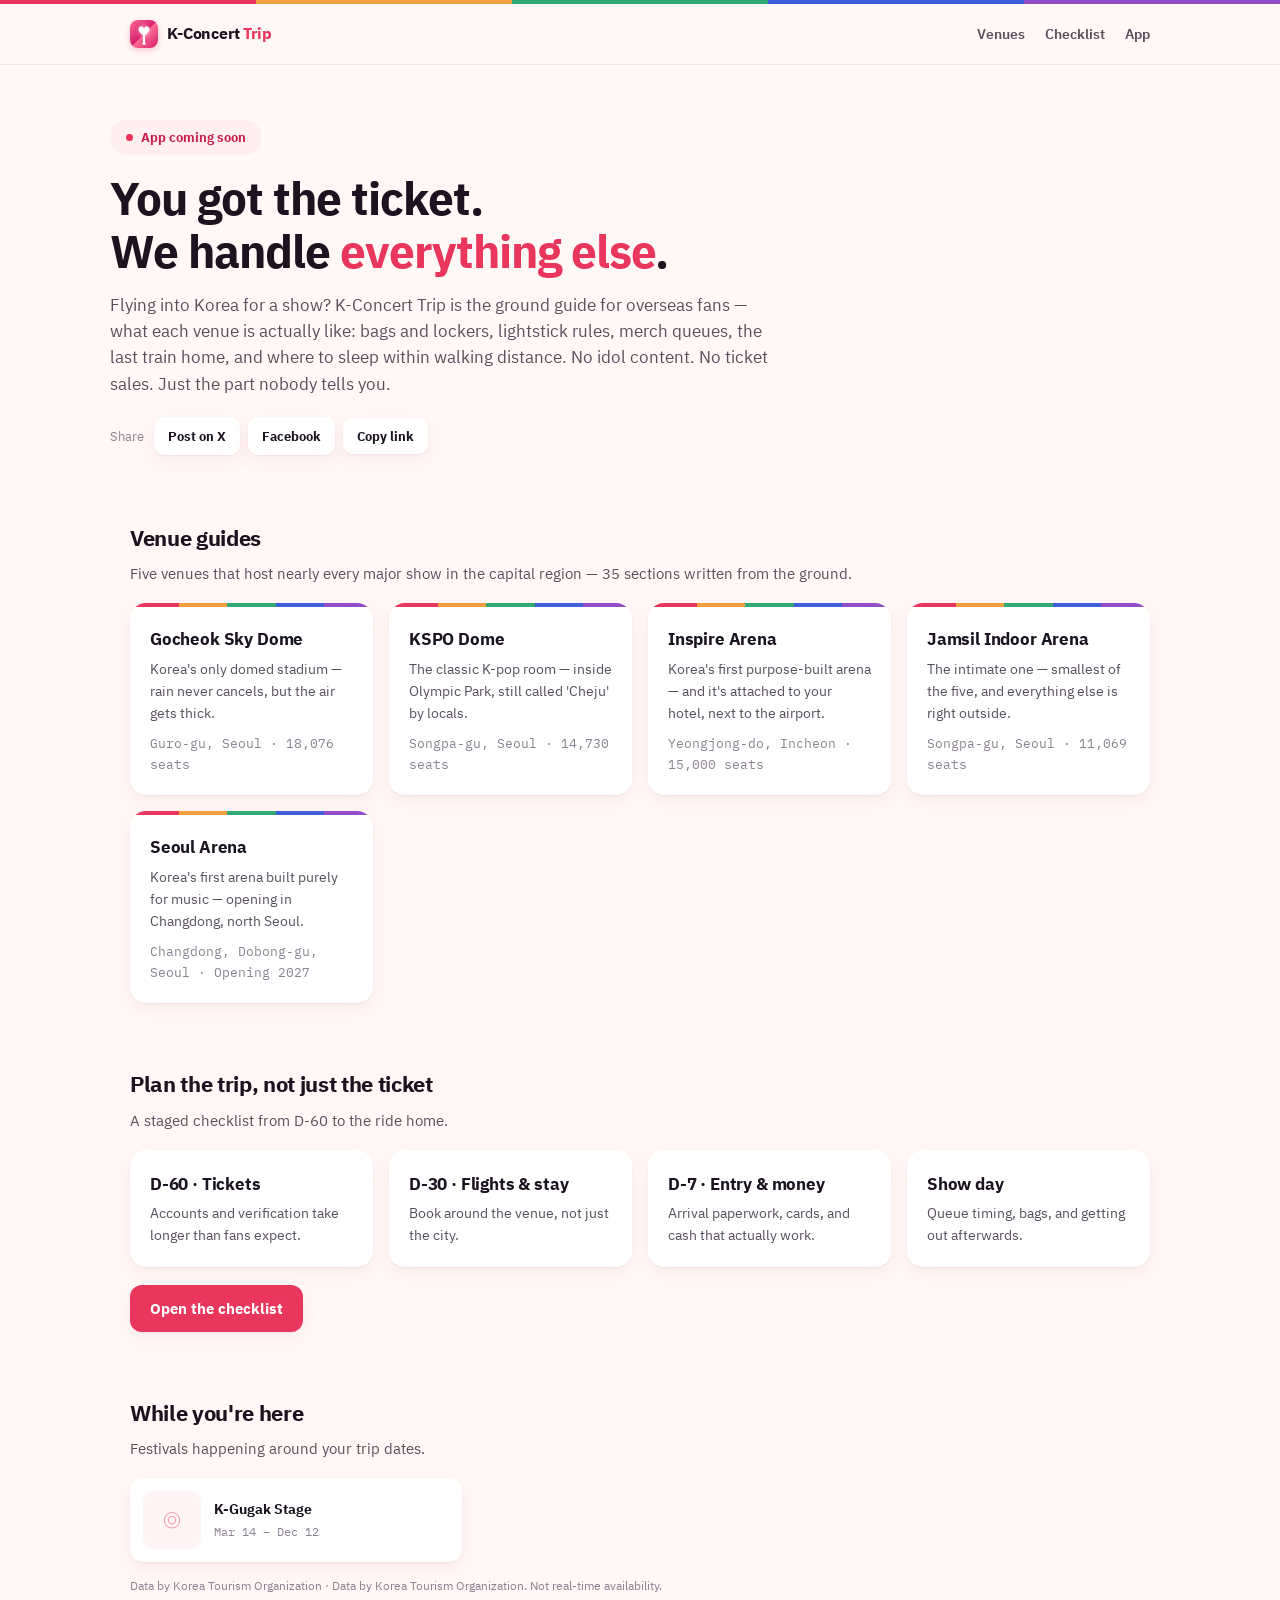
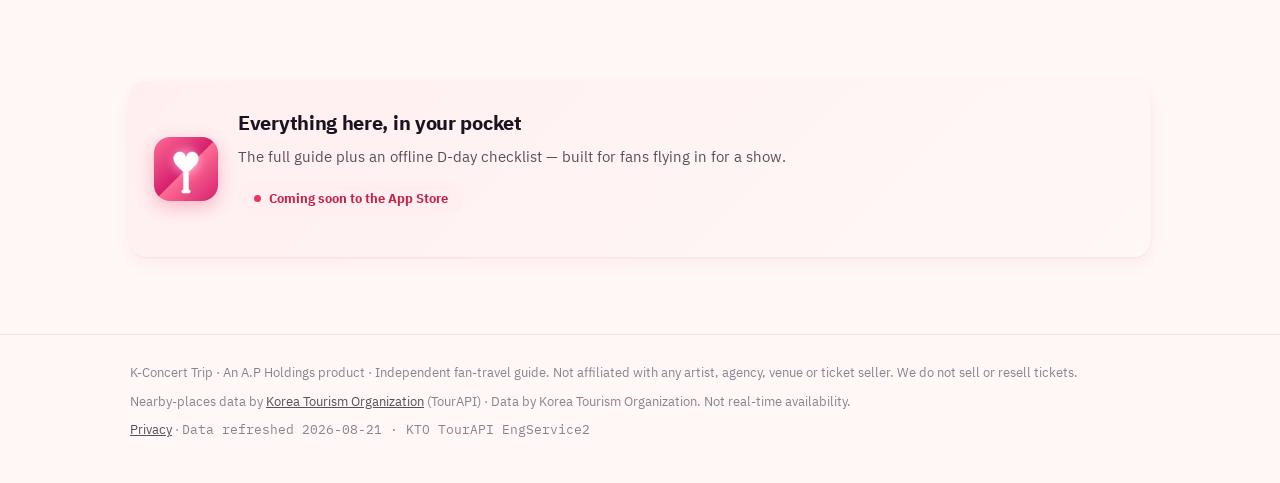
<file: index.html>
<!DOCTYPE html>
<html lang="en">
<head>
<meta charset="utf-8">
<meta name="viewport" content="width=device-width, initial-scale=1">
<title>K-Concert Trip — the concert trip guide for K-pop fans flying into Korea</title>
<meta name="description" content="Venue guides for Gocheok Sky Dome, KSPO Dome, Inspire Arena, Jamsil and Seoul Arena: bag policy, lightstick rules, merch queues, last trains, and where to stay.">
<link rel="canonical" href="https://cksals00-ai.github.io/kfan-web/">
<meta property="og:title" content="K-Concert Trip — the concert trip guide for K-pop fans flying into Korea">
<meta property="og:description" content="Venue guides for Gocheok Sky Dome, KSPO Dome, Inspire Arena, Jamsil and Seoul Arena: bag policy, lightstick rules, merch queues, last trains, and where to stay.">
<meta property="og:type" content="website">
<meta property="og:url" content="https://cksals00-ai.github.io/kfan-web/">
<meta property="og:image" content="https://cksals00-ai.github.io/kfan-web/assets/icons/kfan_icon_512.png">
<meta name="twitter:card" content="summary">
<meta name="theme-color" content="#FFF8F6">
<link rel="icon" type="image/png" sizes="32x32" href="assets/icons/kfan_icon_32.png">
<link rel="icon" type="image/png" sizes="192x192" href="assets/icons/kfan_icon_192.png">
<link rel="apple-touch-icon" href="assets/icons/kfan_icon_180.png">
<link rel="preconnect" href="https://fonts.googleapis.com">
<link rel="preconnect" href="https://fonts.gstatic.com" crossorigin>
<link href="https://fonts.googleapis.com/css2?family=IBM+Plex+Sans+KR:wght@400;500;600;700&family=IBM+Plex+Mono:wght@400;600&display=swap" rel="stylesheet">
<link rel="stylesheet" href="assets/kfan.css">

</head>
<body data-src="data/kfan_data.json">
<header class="site"><div class="saekdong" aria-hidden="true"><i></i><i></i><i></i><i></i><i></i></div><div class="wrap bar">
  <a class="logo" href="index.html"><img src="assets/icons/kfan_icon_192.png" alt="K-Concert Trip" width="28" height="28"><span class="wm">K-Concert <b>Trip</b></span></a>
  <nav class="main">
    <a href="index.html#venues" >Venues</a>
    <a href="checklist.html" >Checklist</a>
    <a href="index.html#app">App</a>
  </nav>
</div></header>
<div class="hero wrap">
  <span class="badge-soon"><span class="dot"></span>App coming soon</span>
  <h1>You got the ticket.<br>We handle <em>everything else</em>.</h1>
  <p class="lede">Flying into Korea for a show? K-Concert Trip is the ground guide for overseas fans &mdash;
  what each venue is actually like: bags and lockers, lightstick rules, merch queues, the last train home,
  and where to sleep within walking distance. No idol content. No ticket sales. Just the part nobody tells you.</p>
  <div class="share"><span>Share</span>
  <a data-share="x" href="#">Post on X</a>
  <a data-share="fb" href="#">Facebook</a>
  <button data-share="copy" type="button">Copy link</button>
</div>
</div>
<section id="venues"><div class="wrap">
  <h2 class="sec">Venue guides</h2>
  <p class="secsub">Five venues that host nearly every major show in the capital region &mdash; 35 sections written from the ground.</p>
  <div class="grid v3"><a class="card vcard" href="venues/gocheok.html">
      <h3>Gocheok Sky Dome</h3>
      <div class="sub">Korea&#x27;s only domed stadium — rain never cancels, but the air gets thick.</div>
      <div class="cap mono">Guro-gu, Seoul &middot; 18,076 seats</div></a><a class="card vcard" href="venues/kspo.html">
      <h3>KSPO Dome</h3>
      <div class="sub">The classic K-pop room — inside Olympic Park, still called &#x27;Cheju&#x27; by locals.</div>
      <div class="cap mono">Songpa-gu, Seoul &middot; 14,730 seats</div></a><a class="card vcard" href="venues/inspire.html">
      <h3>Inspire Arena</h3>
      <div class="sub">Korea&#x27;s first purpose-built arena — and it&#x27;s attached to your hotel, next to the airport.</div>
      <div class="cap mono">Yeongjong-do, Incheon &middot; 15,000 seats</div></a><a class="card vcard" href="venues/jamsil.html">
      <h3>Jamsil Indoor Arena</h3>
      <div class="sub">The intimate one — smallest of the five, and everything else is right outside.</div>
      <div class="cap mono">Songpa-gu, Seoul &middot; 11,069 seats</div></a><a class="card vcard" href="venues/seoul-arena.html">
      <h3>Seoul Arena</h3>
      <div class="sub">Korea&#x27;s first arena built purely for music — opening in Changdong, north Seoul.</div>
      <div class="cap mono">Changdong, Dobong-gu, Seoul &middot; Opening 2027</div></a></div>
</div></section>
<section><div class="wrap">
  <h2 class="sec">Plan the trip, not just the ticket</h2>
  <p class="secsub">A staged checklist from D-60 to the ride home.</p>
  <div class="grid v3">
    <div class="card"><h3>D-60 &middot; Tickets</h3><div class="sub">Accounts and verification take longer than fans expect.</div></div>
    <div class="card"><h3>D-30 &middot; Flights &amp; stay</h3><div class="sub">Book around the venue, not just the city.</div></div>
    <div class="card"><h3>D-7 &middot; Entry &amp; money</h3><div class="sub">Arrival paperwork, cards, and cash that actually work.</div></div>
    <div class="card"><h3>Show day</h3><div class="sub">Queue timing, bags, and getting out afterwards.</div></div>
  </div>
  <div class="btnrow"><a class="btn jade" href="checklist.html">Open the checklist</a></div>
</div></section>
<section data-needs-data><div class="wrap">
  <h2 class="sec">While you're here</h2>
  <p class="secsub">Festivals happening around your trip dates.</p>
  <div class="pois" id="festList"></div>
  <p class="attribution">Data by Korea Tourism Organization &middot; <span data-disclaimer></span></p>
</div></section>
<div class="wrap"><div class="datanote" id="dataNote"></div></div>
<section id="app"><div class="wrap"><div class="appcta">
  <img src="assets/icons/kfan_icon_192.png" alt="" width="64" height="64" class="appicon">
  <div>
    <h2>Everything here, in your pocket</h2>
    <p>The full guide plus an offline D-day checklist &mdash; built for fans flying in for a show.</p>
    <span class="badge-soon"><span class="dot"></span>Coming soon to the App Store</span>
  </div>
</div></div></section>
<footer class="site"><div class="wrap">
  <div>K-Concert Trip &middot; An A.P Holdings product &middot; Independent fan-travel guide.
  Not affiliated with any artist, agency, venue or ticket seller. We do not sell or resell tickets.</div>
  <div style="margin-top:6px">Nearby-places data by <a href="https://knto.or.kr" rel="noopener" target="_blank">Korea Tourism Organization</a> (TourAPI) &middot; <span data-disclaimer></span></div>
  <div style="margin-top:6px"><a href="privacy.html">Privacy</a> &middot; <span id="dataStamp" class="mono"></span></div>
</div></footer>
<script src="assets/kfan.js"></script>
</body></html>
</file>
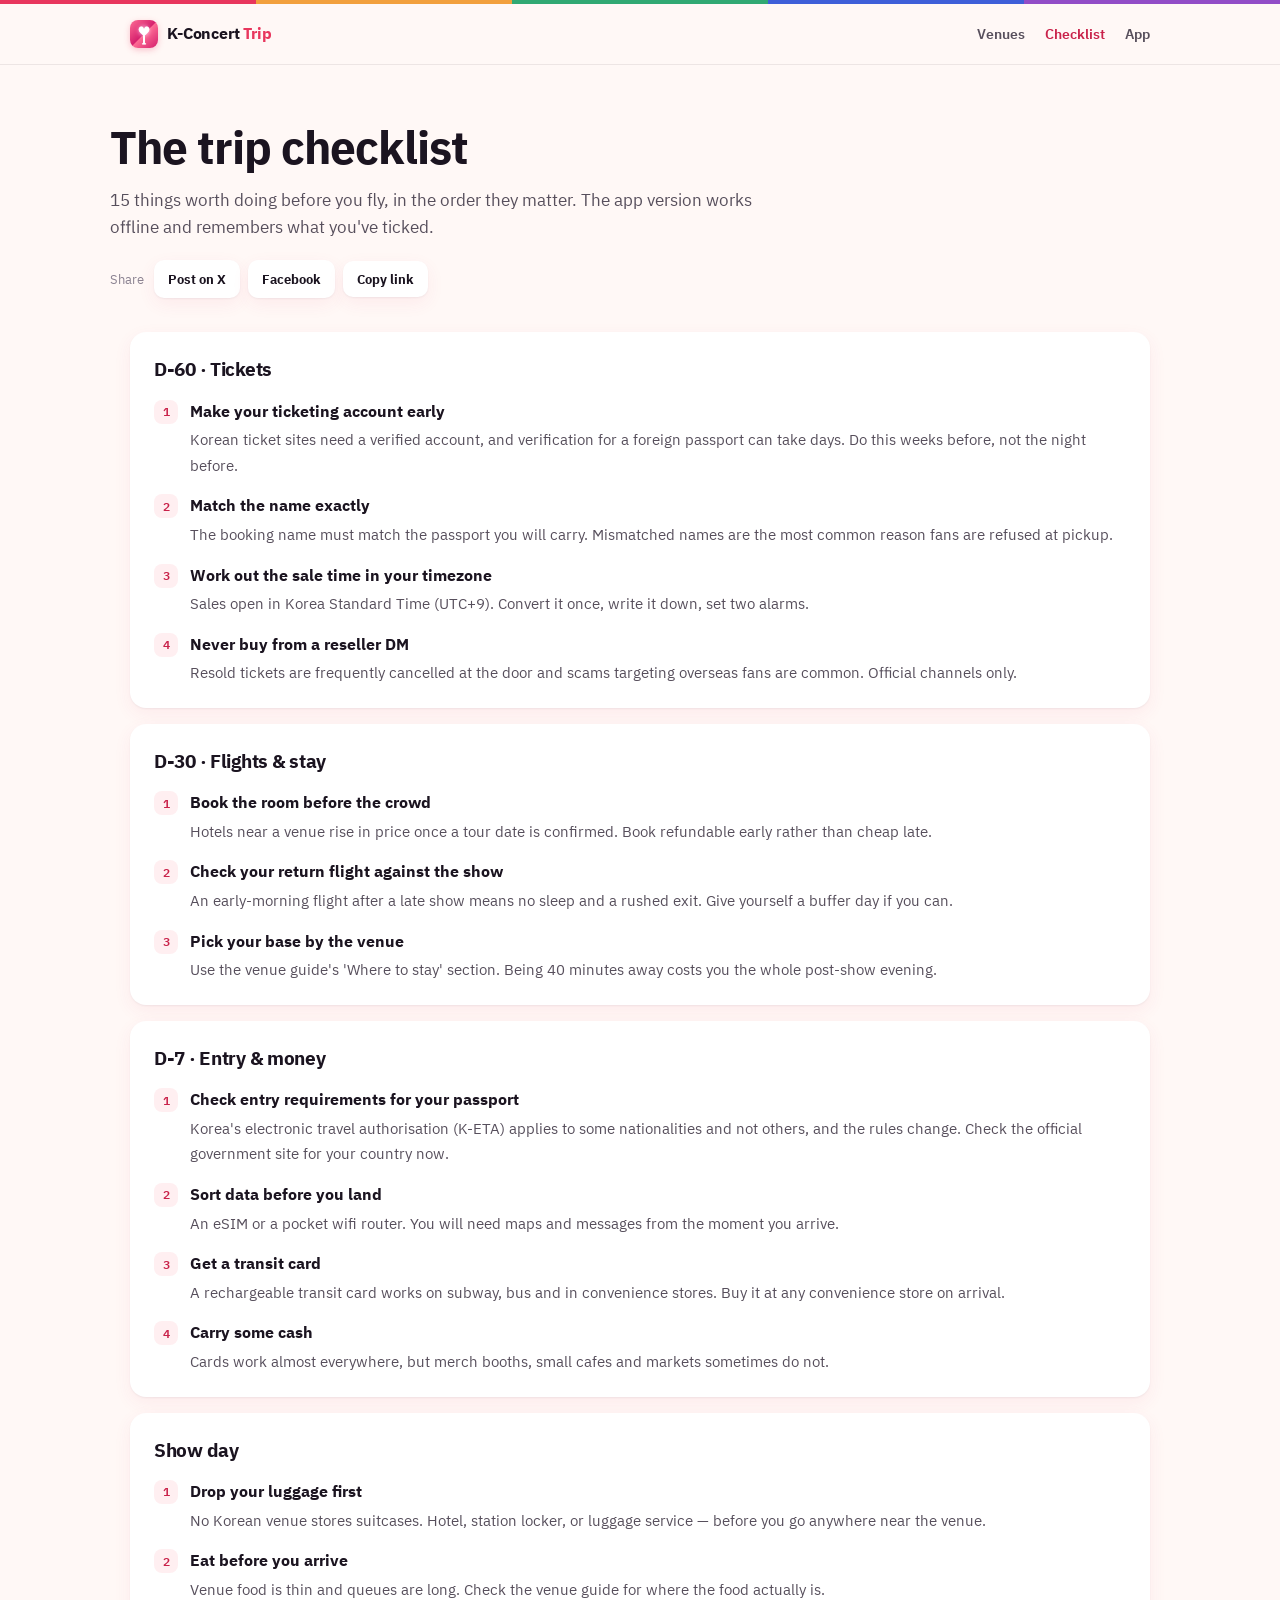
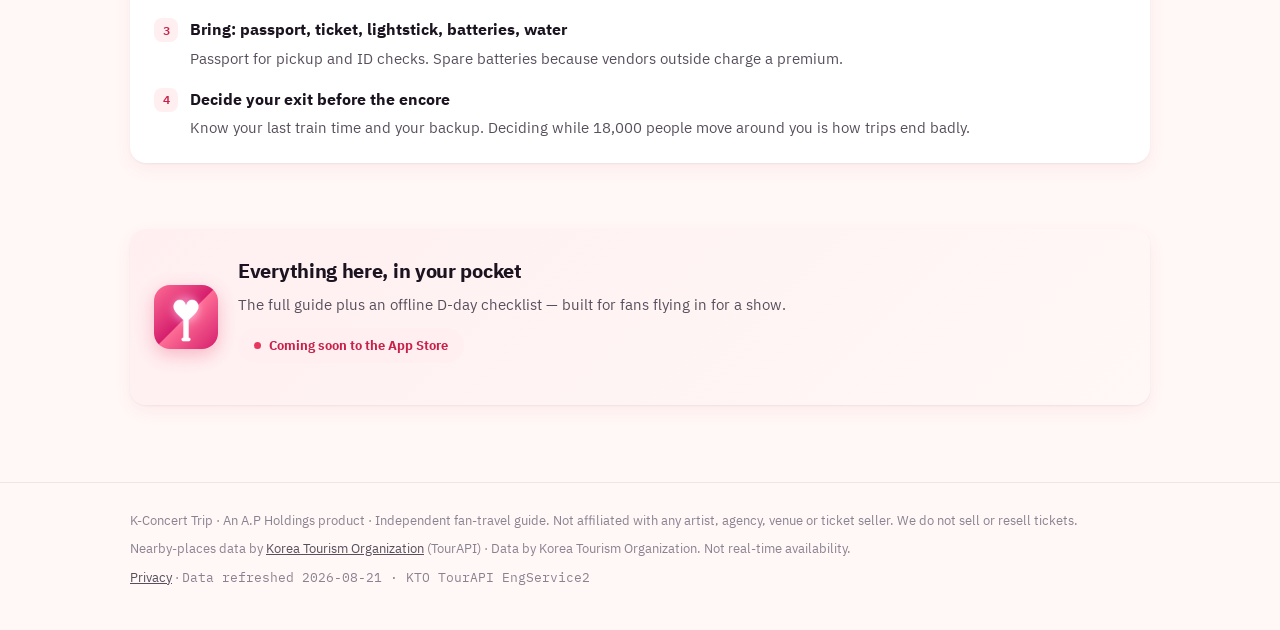
<file: checklist.html>
<!DOCTYPE html>
<html lang="en">
<head>
<meta charset="utf-8">
<meta name="viewport" content="width=device-width, initial-scale=1">
<title>Concert trip checklist — D-60 to show day | K-Concert Trip</title>
<meta name="description" content="A staged checklist for K-pop concert trips to Korea: ticketing accounts, flights and stays, entry and money, and show-day timing.">
<link rel="canonical" href="https://cksals00-ai.github.io/kfan-web/checklist.html">
<meta property="og:title" content="Concert trip checklist — D-60 to show day | K-Concert Trip">
<meta property="og:description" content="A staged checklist for K-pop concert trips to Korea: ticketing accounts, flights and stays, entry and money, and show-day timing.">
<meta property="og:type" content="website">
<meta property="og:url" content="https://cksals00-ai.github.io/kfan-web/checklist.html">
<meta property="og:image" content="https://cksals00-ai.github.io/kfan-web/assets/icons/kfan_icon_512.png">
<meta name="twitter:card" content="summary">
<meta name="theme-color" content="#FFF8F6">
<link rel="icon" type="image/png" sizes="32x32" href="assets/icons/kfan_icon_32.png">
<link rel="icon" type="image/png" sizes="192x192" href="assets/icons/kfan_icon_192.png">
<link rel="apple-touch-icon" href="assets/icons/kfan_icon_180.png">
<link rel="preconnect" href="https://fonts.googleapis.com">
<link rel="preconnect" href="https://fonts.gstatic.com" crossorigin>
<link href="https://fonts.googleapis.com/css2?family=IBM+Plex+Sans+KR:wght@400;500;600;700&family=IBM+Plex+Mono:wght@400;600&display=swap" rel="stylesheet">
<link rel="stylesheet" href="assets/kfan.css">

</head>
<body>
<header class="site"><div class="saekdong" aria-hidden="true"><i></i><i></i><i></i><i></i><i></i></div><div class="wrap bar">
  <a class="logo" href="index.html"><img src="assets/icons/kfan_icon_192.png" alt="K-Concert Trip" width="28" height="28"><span class="wm">K-Concert <b>Trip</b></span></a>
  <nav class="main">
    <a href="index.html#venues" >Venues</a>
    <a href="checklist.html" class="on">Checklist</a>
    <a href="index.html#app">App</a>
  </nav>
</div></header>
<div class="hero wrap">
  <h1>The trip checklist</h1>
  <p class="lede">15 things worth doing before you fly, in the order they matter.
  The app version works offline and remembers what you've ticked.</p>
  <div class="share"><span>Share</span>
  <a data-share="x" href="#">Post on X</a>
  <a data-share="fb" href="#">Facebook</a>
  <button data-share="copy" type="button">Copy link</button>
</div>
</div>
<div class="wrap guide"><section class="gsec"><h2 class="gh"><span>D-60 · Tickets</span></h2><ol class="clist"><li><b>Make your ticketing account early</b><span>Korean ticket sites need a verified account, and verification for a foreign passport can take days. Do this weeks before, not the night before.</span></li><li><b>Match the name exactly</b><span>The booking name must match the passport you will carry. Mismatched names are the most common reason fans are refused at pickup.</span></li><li><b>Work out the sale time in your timezone</b><span>Sales open in Korea Standard Time (UTC+9). Convert it once, write it down, set two alarms.</span></li><li><b>Never buy from a reseller DM</b><span>Resold tickets are frequently cancelled at the door and scams targeting overseas fans are common. Official channels only.</span></li></ol></section><section class="gsec"><h2 class="gh"><span>D-30 · Flights &amp; stay</span></h2><ol class="clist"><li><b>Book the room before the crowd</b><span>Hotels near a venue rise in price once a tour date is confirmed. Book refundable early rather than cheap late.</span></li><li><b>Check your return flight against the show</b><span>An early-morning flight after a late show means no sleep and a rushed exit. Give yourself a buffer day if you can.</span></li><li><b>Pick your base by the venue</b><span>Use the venue guide&#x27;s &#x27;Where to stay&#x27; section. Being 40 minutes away costs you the whole post-show evening.</span></li></ol></section><section class="gsec"><h2 class="gh"><span>D-7 · Entry &amp; money</span></h2><ol class="clist"><li><b>Check entry requirements for your passport</b><span>Korea&#x27;s electronic travel authorisation (K-ETA) applies to some nationalities and not others, and the rules change. Check the official government site for your country now.</span></li><li><b>Sort data before you land</b><span>An eSIM or a pocket wifi router. You will need maps and messages from the moment you arrive.</span></li><li><b>Get a transit card</b><span>A rechargeable transit card works on subway, bus and in convenience stores. Buy it at any convenience store on arrival.</span></li><li><b>Carry some cash</b><span>Cards work almost everywhere, but merch booths, small cafes and markets sometimes do not.</span></li></ol></section><section class="gsec"><h2 class="gh"><span>Show day</span></h2><ol class="clist"><li><b>Drop your luggage first</b><span>No Korean venue stores suitcases. Hotel, station locker, or luggage service — before you go anywhere near the venue.</span></li><li><b>Eat before you arrive</b><span>Venue food is thin and queues are long. Check the venue guide for where the food actually is.</span></li><li><b>Bring: passport, ticket, lightstick, batteries, water</b><span>Passport for pickup and ID checks. Spare batteries because vendors outside charge a premium.</span></li><li><b>Decide your exit before the encore</b><span>Know your last train time and your backup. Deciding while 18,000 people move around you is how trips end badly.</span></li></ol></section></div>
<section id="app"><div class="wrap"><div class="appcta">
  <img src="assets/icons/kfan_icon_192.png" alt="" width="64" height="64" class="appicon">
  <div>
    <h2>Everything here, in your pocket</h2>
    <p>The full guide plus an offline D-day checklist &mdash; built for fans flying in for a show.</p>
    <span class="badge-soon"><span class="dot"></span>Coming soon to the App Store</span>
  </div>
</div></div></section>
<footer class="site"><div class="wrap">
  <div>K-Concert Trip &middot; An A.P Holdings product &middot; Independent fan-travel guide.
  Not affiliated with any artist, agency, venue or ticket seller. We do not sell or resell tickets.</div>
  <div style="margin-top:6px">Nearby-places data by <a href="https://knto.or.kr" rel="noopener" target="_blank">Korea Tourism Organization</a> (TourAPI) &middot; <span data-disclaimer></span></div>
  <div style="margin-top:6px"><a href="privacy.html">Privacy</a> &middot; <span id="dataStamp" class="mono"></span></div>
</div></footer>
<script src="assets/kfan.js"></script>
</body></html>
</file>
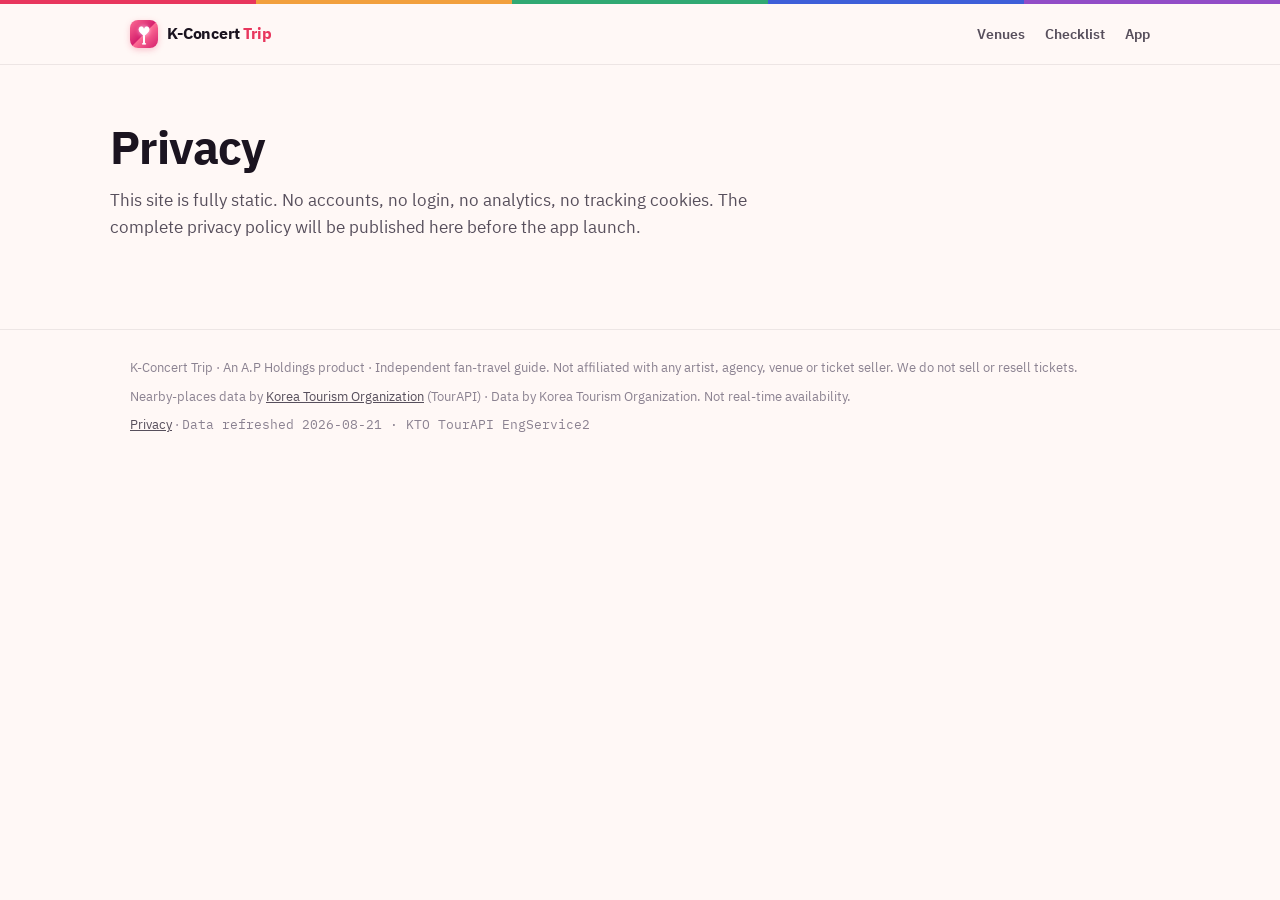
<file: privacy.html>
<!DOCTYPE html>
<html lang="en">
<head>
<meta charset="utf-8">
<meta name="viewport" content="width=device-width, initial-scale=1">
<title>Privacy — K-Concert Trip</title>
<meta name="description" content="Privacy policy.">
<link rel="canonical" href="https://cksals00-ai.github.io/kfan-web/privacy.html">
<meta property="og:title" content="Privacy — K-Concert Trip">
<meta property="og:description" content="Privacy policy.">
<meta property="og:type" content="website">
<meta property="og:url" content="https://cksals00-ai.github.io/kfan-web/privacy.html">
<meta property="og:image" content="https://cksals00-ai.github.io/kfan-web/assets/icons/kfan_icon_512.png">
<meta name="twitter:card" content="summary">
<meta name="theme-color" content="#FFF8F6">
<link rel="icon" type="image/png" sizes="32x32" href="assets/icons/kfan_icon_32.png">
<link rel="icon" type="image/png" sizes="192x192" href="assets/icons/kfan_icon_192.png">
<link rel="apple-touch-icon" href="assets/icons/kfan_icon_180.png">
<link rel="preconnect" href="https://fonts.googleapis.com">
<link rel="preconnect" href="https://fonts.gstatic.com" crossorigin>
<link href="https://fonts.googleapis.com/css2?family=IBM+Plex+Sans+KR:wght@400;500;600;700&family=IBM+Plex+Mono:wght@400;600&display=swap" rel="stylesheet">
<link rel="stylesheet" href="assets/kfan.css">

</head>
<body>
<header class="site"><div class="saekdong" aria-hidden="true"><i></i><i></i><i></i><i></i><i></i></div><div class="wrap bar">
  <a class="logo" href="index.html"><img src="assets/icons/kfan_icon_192.png" alt="K-Concert Trip" width="28" height="28"><span class="wm">K-Concert <b>Trip</b></span></a>
  <nav class="main">
    <a href="index.html#venues" >Venues</a>
    <a href="checklist.html" >Checklist</a>
    <a href="index.html#app">App</a>
  </nav>
</div></header>
<div class="hero wrap">
  <h1>Privacy</h1>
  <p class="lede">This site is fully static. No accounts, no login, no analytics, no tracking cookies.
  The complete privacy policy will be published here before the app launch.</p>
</div>
<footer class="site"><div class="wrap">
  <div>K-Concert Trip &middot; An A.P Holdings product &middot; Independent fan-travel guide.
  Not affiliated with any artist, agency, venue or ticket seller. We do not sell or resell tickets.</div>
  <div style="margin-top:6px">Nearby-places data by <a href="https://knto.or.kr" rel="noopener" target="_blank">Korea Tourism Organization</a> (TourAPI) &middot; <span data-disclaimer></span></div>
  <div style="margin-top:6px"><a href="privacy.html">Privacy</a> &middot; <span id="dataStamp" class="mono"></span></div>
</div></footer>
<script src="assets/kfan.js"></script>
</body></html>
</file>
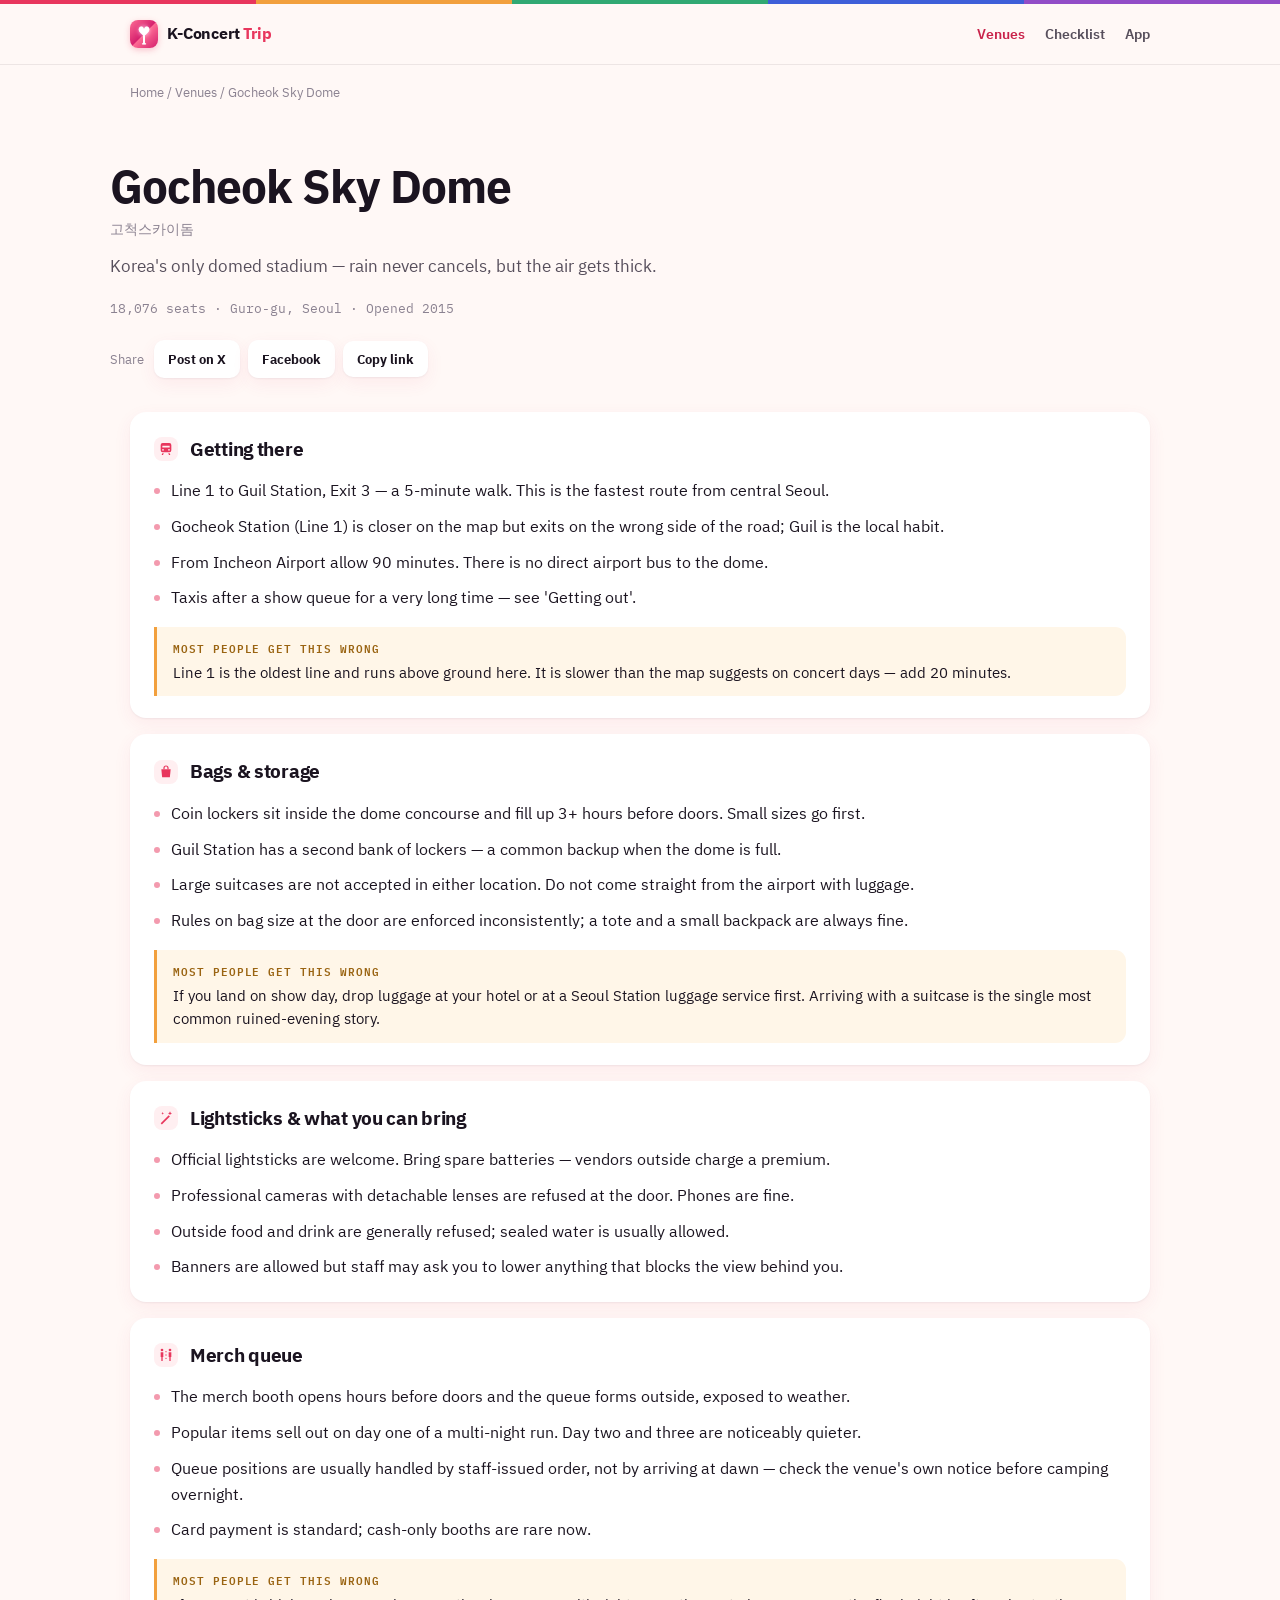
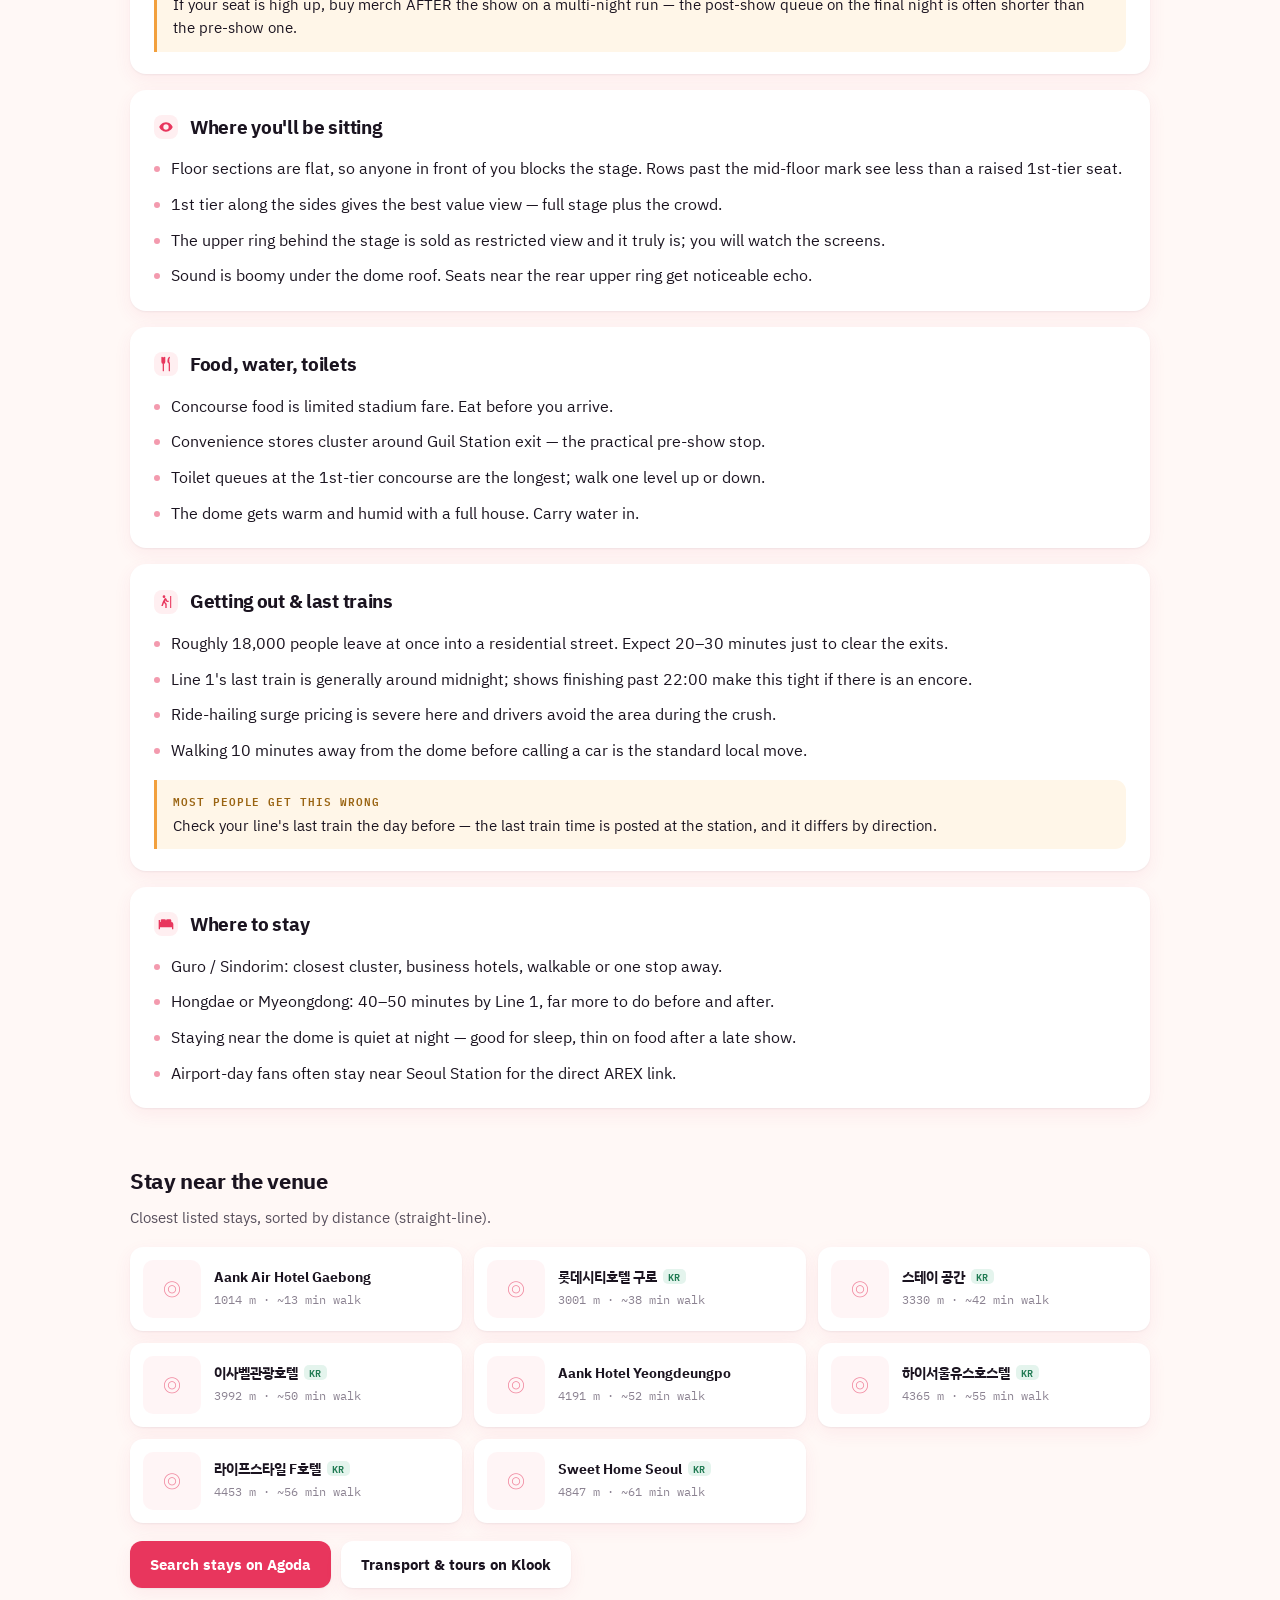
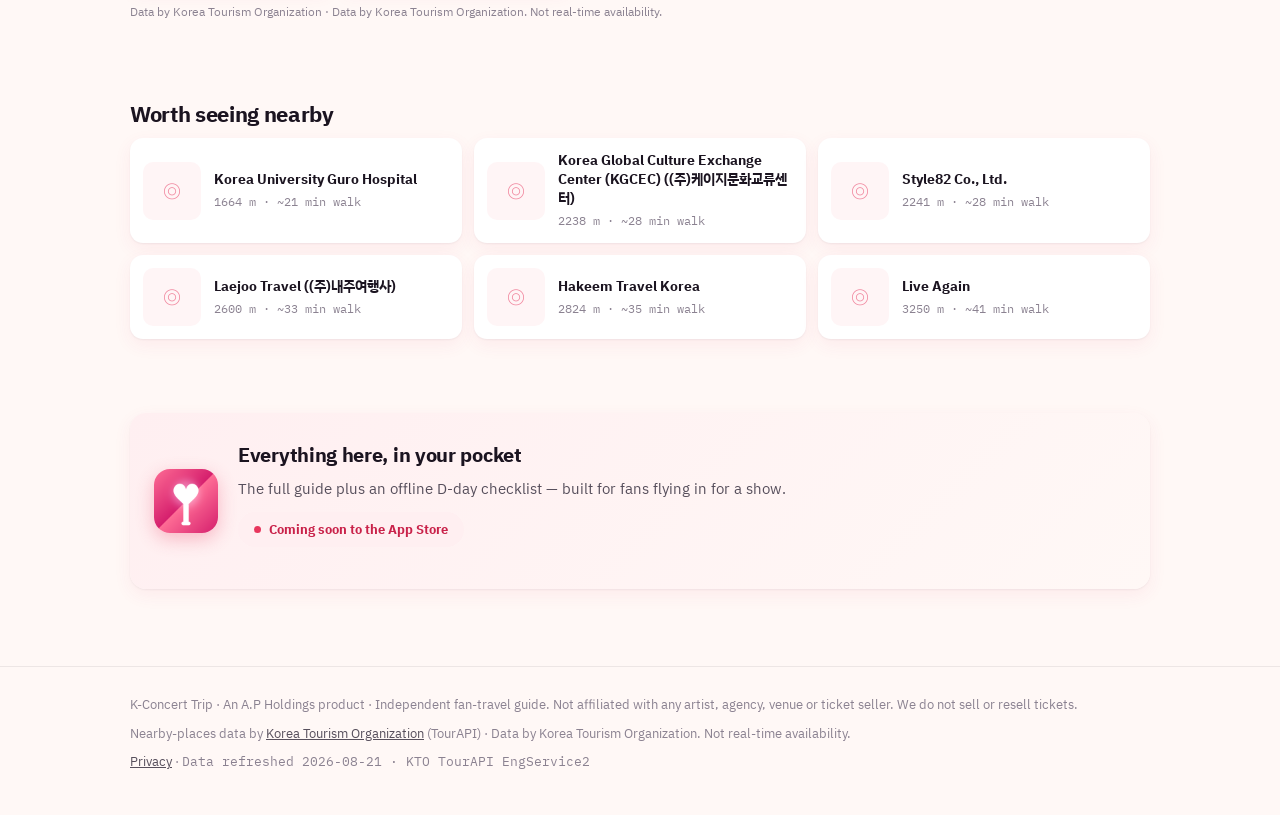
<file: venues/gocheok.html>
<!DOCTYPE html>
<html lang="en">
<head>
<meta charset="utf-8">
<meta name="viewport" content="width=device-width, initial-scale=1">
<title>Gocheok Sky Dome concert guide — bags, lightsticks, last trains | K-Concert Trip</title>
<meta name="description" content="Korea&#x27;s only domed stadium — rain never cancels, but the air gets thick.">
<link rel="canonical" href="https://cksals00-ai.github.io/kfan-web/venues/gocheok.html">
<meta property="og:title" content="Gocheok Sky Dome concert guide — bags, lightsticks, last trains | K-Concert Trip">
<meta property="og:description" content="Korea&#x27;s only domed stadium — rain never cancels, but the air gets thick.">
<meta property="og:type" content="website">
<meta property="og:url" content="https://cksals00-ai.github.io/kfan-web/venues/gocheok.html">
<meta property="og:image" content="https://cksals00-ai.github.io/kfan-web/assets/icons/kfan_icon_512.png">
<meta name="twitter:card" content="summary">
<meta name="theme-color" content="#FFF8F6">
<link rel="icon" type="image/png" sizes="32x32" href="../assets/icons/kfan_icon_32.png">
<link rel="icon" type="image/png" sizes="192x192" href="../assets/icons/kfan_icon_192.png">
<link rel="apple-touch-icon" href="../assets/icons/kfan_icon_180.png">
<link rel="preconnect" href="https://fonts.googleapis.com">
<link rel="preconnect" href="https://fonts.gstatic.com" crossorigin>
<link href="https://fonts.googleapis.com/css2?family=IBM+Plex+Sans+KR:wght@400;500;600;700&family=IBM+Plex+Mono:wght@400;600&display=swap" rel="stylesheet">
<link rel="stylesheet" href="../assets/kfan.css">
<script type="application/ld+json">
{"@context":"https://schema.org","@type":"Place","name":"Gocheok Sky Dome",
"alternateName":"\uace0\ucc99\uc2a4\uce74\uc774\ub3d4",
"address":{"@type":"PostalAddress","addressLocality":"Guro-gu, Seoul","addressCountry":"KR"},
"geo":{"@type":"GeoCoordinates","latitude":37.4982,"longitude":126.8671},
"maximumAttendeeCapacity":18076}
</script>
</head>
<body data-venue="gocheok" data-src="../data/kfan_data.json">
<header class="site"><div class="saekdong" aria-hidden="true"><i></i><i></i><i></i><i></i><i></i></div><div class="wrap bar">
  <a class="logo" href="../index.html"><img src="../assets/icons/kfan_icon_192.png" alt="K-Concert Trip" width="28" height="28"><span class="wm">K-Concert <b>Trip</b></span></a>
  <nav class="main">
    <a href="../index.html#venues" class="on">Venues</a>
    <a href="../checklist.html" >Checklist</a>
    <a href="../index.html#app">App</a>
  </nav>
</div></header>
<div class="wrap crumb"><a href="../index.html">Home</a> / Venues / Gocheok Sky Dome</div>
<div class="hero wrap">
  <h1>Gocheok Sky Dome</h1>
  <p class="krname mono">고척스카이돔</p>
  <p class="lede">Korea&#x27;s only domed stadium — rain never cancels, but the air gets thick.</p>
  <p class="cap mono">18,076 seats &middot; Guro-gu, Seoul &middot; Opened 2015</p>
  <div class="share"><span>Share</span>
  <a data-share="x" href="#">Post on X</a>
  <a data-share="fb" href="#">Facebook</a>
  <button data-share="copy" type="button">Copy link</button>
</div>
</div>
<div class="wrap guide">
<section class="gsec" id="getting-there">
  <h2 class="gh"><svg class="sicon" viewBox="0 0 24 24" aria-hidden="true" fill="currentColor"><path d="M7 3h10a3 3 0 0 1 3 3v8a3 3 0 0 1-3 3H7a3 3 0 0 1-3-3V6a3 3 0 0 1 3-3Zm-.5 4.2v2.6h11V7.2h-11ZM7.5 12a1.3 1.3 0 1 0 0 2.6 1.3 1.3 0 0 0 0-2.6Zm9 0a1.3 1.3 0 1 0 0 2.6 1.3 1.3 0 0 0 0-2.6Z" fill-rule="evenodd"/><path d="m7 18-1.6 3h2l1.3-2.4M17 18l1.6 3h-2l-1.3-2.4"/></svg><span>Getting there</span></h2>
  <ul class="gbody"><li>Line 1 to Guil Station, Exit 3 — a 5-minute walk. This is the fastest route from central Seoul.</li><li>Gocheok Station (Line 1) is closer on the map but exits on the wrong side of the road; Guil is the local habit.</li><li>From Incheon Airport allow 90 minutes. There is no direct airport bus to the dome.</li><li>Taxis after a show queue for a very long time — see &#x27;Getting out&#x27;.</li></ul>
  <div class="tip"><span class="tiplabel">Most people get this wrong</span>Line 1 is the oldest line and runs above ground here. It is slower than the map suggests on concert days — add 20 minutes.</div>
</section>
<section class="gsec" id="bags-storage">
  <h2 class="gh"><svg class="sicon" viewBox="0 0 24 24" aria-hidden="true" fill="currentColor"><path d="M5 8h14l-1.2 12H6.2L5 8Z"/><path d="M9 8V6a3 3 0 0 1 6 0v2" fill="none" stroke="currentColor" stroke-width="1.8"/></svg><span>Bags &amp; storage</span></h2>
  <ul class="gbody"><li>Coin lockers sit inside the dome concourse and fill up 3+ hours before doors. Small sizes go first.</li><li>Guil Station has a second bank of lockers — a common backup when the dome is full.</li><li>Large suitcases are not accepted in either location. Do not come straight from the airport with luggage.</li><li>Rules on bag size at the door are enforced inconsistently; a tote and a small backpack are always fine.</li></ul>
  <div class="tip"><span class="tiplabel">Most people get this wrong</span>If you land on show day, drop luggage at your hotel or at a Seoul Station luggage service first. Arriving with a suitcase is the single most common ruined-evening story.</div>
</section>
<section class="gsec" id="lightsticks-what-you-can-bring">
  <h2 class="gh"><svg class="sicon" viewBox="0 0 24 24" aria-hidden="true" fill="currentColor"><path d="M4 20 16 8l1.8 1.8L5.8 21.8 4 20Z"/><path d="M18 2l.9 2.1L21 5l-2.1.9L18 8l-.9-2.1L15 5l2.1-.9L18 2Z"/><path d="M7 3l.6 1.4L9 5l-1.4.6L7 7l-.6-1.4L5 5l1.4-.6L7 3Z"/></svg><span>Lightsticks &amp; what you can bring</span></h2>
  <ul class="gbody"><li>Official lightsticks are welcome. Bring spare batteries — vendors outside charge a premium.</li><li>Professional cameras with detachable lenses are refused at the door. Phones are fine.</li><li>Outside food and drink are generally refused; sealed water is usually allowed.</li><li>Banners are allowed but staff may ask you to lower anything that blocks the view behind you.</li></ul>
  
</section>
<section class="gsec" id="merch-queue">
  <h2 class="gh"><svg class="sicon" viewBox="0 0 24 24" aria-hidden="true" fill="currentColor"><circle cx="6" cy="4.5" r="2"/><path d="M4 8h4v7H7v6H5v-6H4V8Z"/><circle cx="18" cy="4.5" r="2"/><path d="M16 8h4v7h-1v6h-2v-6h-1V8Z"/><circle cx="12" cy="7" r="1"/><circle cx="12" cy="12" r="1"/><circle cx="12" cy="17" r="1"/></svg><span>Merch queue</span></h2>
  <ul class="gbody"><li>The merch booth opens hours before doors and the queue forms outside, exposed to weather.</li><li>Popular items sell out on day one of a multi-night run. Day two and three are noticeably quieter.</li><li>Queue positions are usually handled by staff-issued order, not by arriving at dawn — check the venue&#x27;s own notice before camping overnight.</li><li>Card payment is standard; cash-only booths are rare now.</li></ul>
  <div class="tip"><span class="tiplabel">Most people get this wrong</span>If your seat is high up, buy merch AFTER the show on a multi-night run — the post-show queue on the final night is often shorter than the pre-show one.</div>
</section>
<section class="gsec" id="where-you-ll-be-sitting">
  <h2 class="gh"><svg class="sicon" viewBox="0 0 24 24" aria-hidden="true" fill="currentColor"><path d="M12 5C6.5 5 2.7 9.6 2 12c.7 2.4 4.5 7 10 7s9.3-4.6 10-7c-.7-2.4-4.5-7-10-7Zm0 11a4 4 0 1 1 0-8 4 4 0 0 1 0 8Z"/></svg><span>Where you&#x27;ll be sitting</span></h2>
  <ul class="gbody"><li>Floor sections are flat, so anyone in front of you blocks the stage. Rows past the mid-floor mark see less than a raised 1st-tier seat.</li><li>1st tier along the sides gives the best value view — full stage plus the crowd.</li><li>The upper ring behind the stage is sold as restricted view and it truly is; you will watch the screens.</li><li>Sound is boomy under the dome roof. Seats near the rear upper ring get noticeable echo.</li></ul>
  
</section>
<section class="gsec" id="food-water-toilets">
  <h2 class="gh"><svg class="sicon" viewBox="0 0 24 24" aria-hidden="true" fill="currentColor" stroke="currentColor" stroke-width="1.9" fill="none" stroke-linecap="round"><path d="M6 2v7a2 2 0 0 0 4 0V2M8 9v13"/><path d="M17 2c-1.5 1.5-2 3.5-2 6 0 1.6.8 2.5 2 2.8V22"/></svg><span>Food, water, toilets</span></h2>
  <ul class="gbody"><li>Concourse food is limited stadium fare. Eat before you arrive.</li><li>Convenience stores cluster around Guil Station exit — the practical pre-show stop.</li><li>Toilet queues at the 1st-tier concourse are the longest; walk one level up or down.</li><li>The dome gets warm and humid with a full house. Carry water in.</li></ul>
  
</section>
<section class="gsec" id="getting-out-last-trains">
  <h2 class="gh"><svg class="sicon" viewBox="0 0 24 24" aria-hidden="true" fill="currentColor"><circle cx="9" cy="4" r="2"/><path d="M9.5 7 7 12l-2 6h2.2l1.8-5 2 2.6V21h2v-6.2L10.6 12l.8-2.6L13 12h3v-2h-2l-1.6-3.2A2 2 0 0 0 10.7 6L9.5 7Z"/><path d="M19 3v18" stroke="currentColor" stroke-width="1.6" fill="none"/></svg><span>Getting out &amp; last trains</span></h2>
  <ul class="gbody"><li>Roughly 18,000 people leave at once into a residential street. Expect 20–30 minutes just to clear the exits.</li><li>Line 1&#x27;s last train is generally around midnight; shows finishing past 22:00 make this tight if there is an encore.</li><li>Ride-hailing surge pricing is severe here and drivers avoid the area during the crush.</li><li>Walking 10 minutes away from the dome before calling a car is the standard local move.</li></ul>
  <div class="tip"><span class="tiplabel">Most people get this wrong</span>Check your line&#x27;s last train the day before — the last train time is posted at the station, and it differs by direction.</div>
</section>
<section class="gsec" id="where-to-stay">
  <h2 class="gh"><svg class="sicon" viewBox="0 0 24 24" aria-hidden="true" fill="currentColor"><path d="M3 10V6H1v14h2v-3h18v3h2v-8a3 3 0 0 0-3-3H3Z"/><path d="M6 5h4a2 2 0 0 1 2 2v2H4V7a2 2 0 0 1 2-2Zm8 0h4a2 2 0 0 1 2 2v2h-8V7a2 2 0 0 1 2-2Z"/></svg><span>Where to stay</span></h2>
  <ul class="gbody"><li>Guro / Sindorim: closest cluster, business hotels, walkable or one stop away.</li><li>Hongdae or Myeongdong: 40–50 minutes by Line 1, far more to do before and after.</li><li>Staying near the dome is quiet at night — good for sleep, thin on food after a late show.</li><li>Airport-day fans often stay near Seoul Station for the direct AREX link.</li></ul>
  
</section>
</div>
<section data-needs-data><div class="wrap">
  <h2 class="sec">Stay near the venue</h2>
  <p class="secsub">Closest listed stays, sorted by distance (straight-line).</p>
  <div class="pois" id="stayList"></div>
  <div class="btnrow">
    <a class="btn jade" data-agoda="126.8671,37.4982" href="#">Search stays on Agoda</a>
    <a class="btn" data-klook="Gocheok Sky Dome" href="#">Transport &amp; tours on Klook</a>
  </div>
  <p class="attribution">Data by Korea Tourism Organization &middot; <span data-disclaimer></span></p>
</div></section>
<section data-needs-data><div class="wrap">
  <h2 class="sec">Worth seeing nearby</h2>
  <div class="pois" id="seeList"></div>
</div></section>
<section data-needs-data style="padding-top:0"><div class="wrap">
  <h2 class="sec">Eat nearby</h2>
  <div class="pois" id="eatList"></div>
</div></section>
<div class="wrap"><div class="datanote" id="dataNote"></div></div>
<section id="app"><div class="wrap"><div class="appcta">
  <img src="../assets/icons/kfan_icon_192.png" alt="" width="64" height="64" class="appicon">
  <div>
    <h2>Everything here, in your pocket</h2>
    <p>The full guide plus an offline D-day checklist &mdash; built for fans flying in for a show.</p>
    <span class="badge-soon"><span class="dot"></span>Coming soon to the App Store</span>
  </div>
</div></div></section>
<footer class="site"><div class="wrap">
  <div>K-Concert Trip &middot; An A.P Holdings product &middot; Independent fan-travel guide.
  Not affiliated with any artist, agency, venue or ticket seller. We do not sell or resell tickets.</div>
  <div style="margin-top:6px">Nearby-places data by <a href="https://knto.or.kr" rel="noopener" target="_blank">Korea Tourism Organization</a> (TourAPI) &middot; <span data-disclaimer></span></div>
  <div style="margin-top:6px"><a href="../privacy.html">Privacy</a> &middot; <span id="dataStamp" class="mono"></span></div>
</div></footer>
<script src="../assets/kfan.js"></script>
</body></html>
</file>
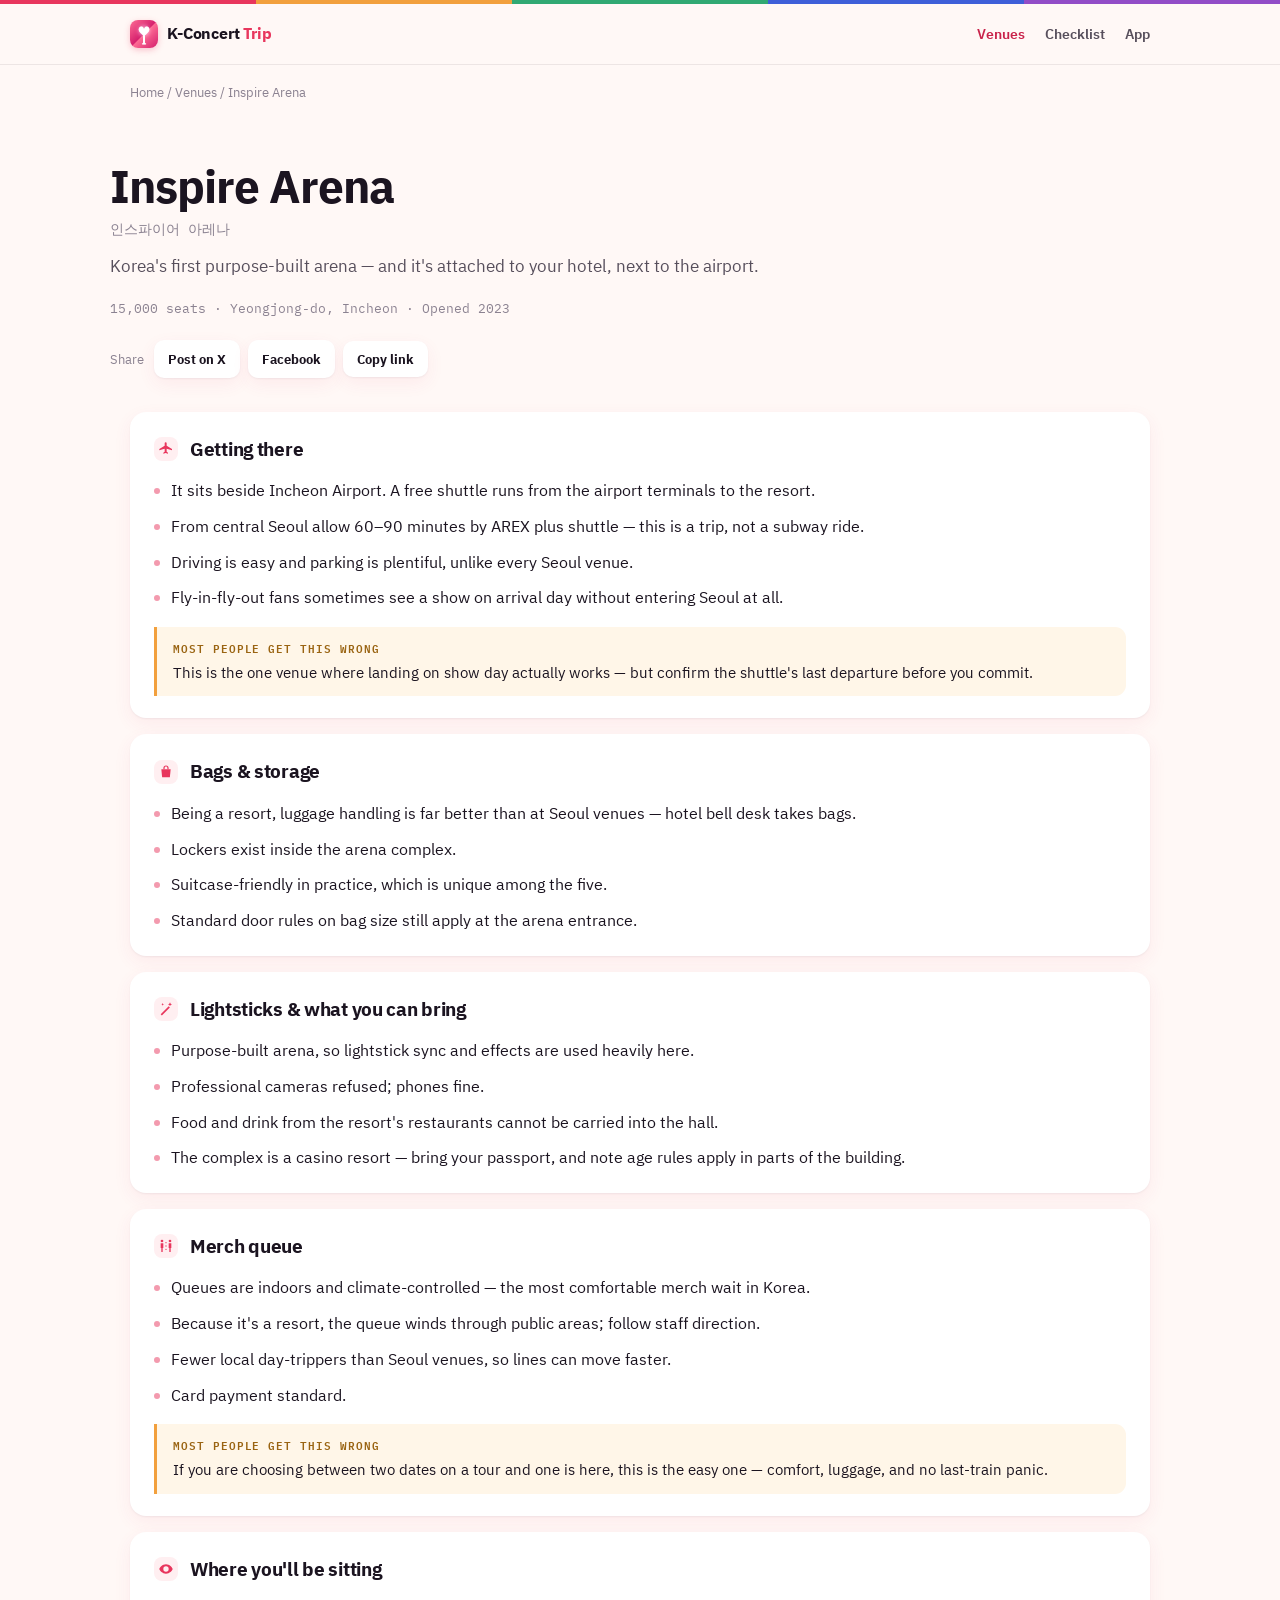
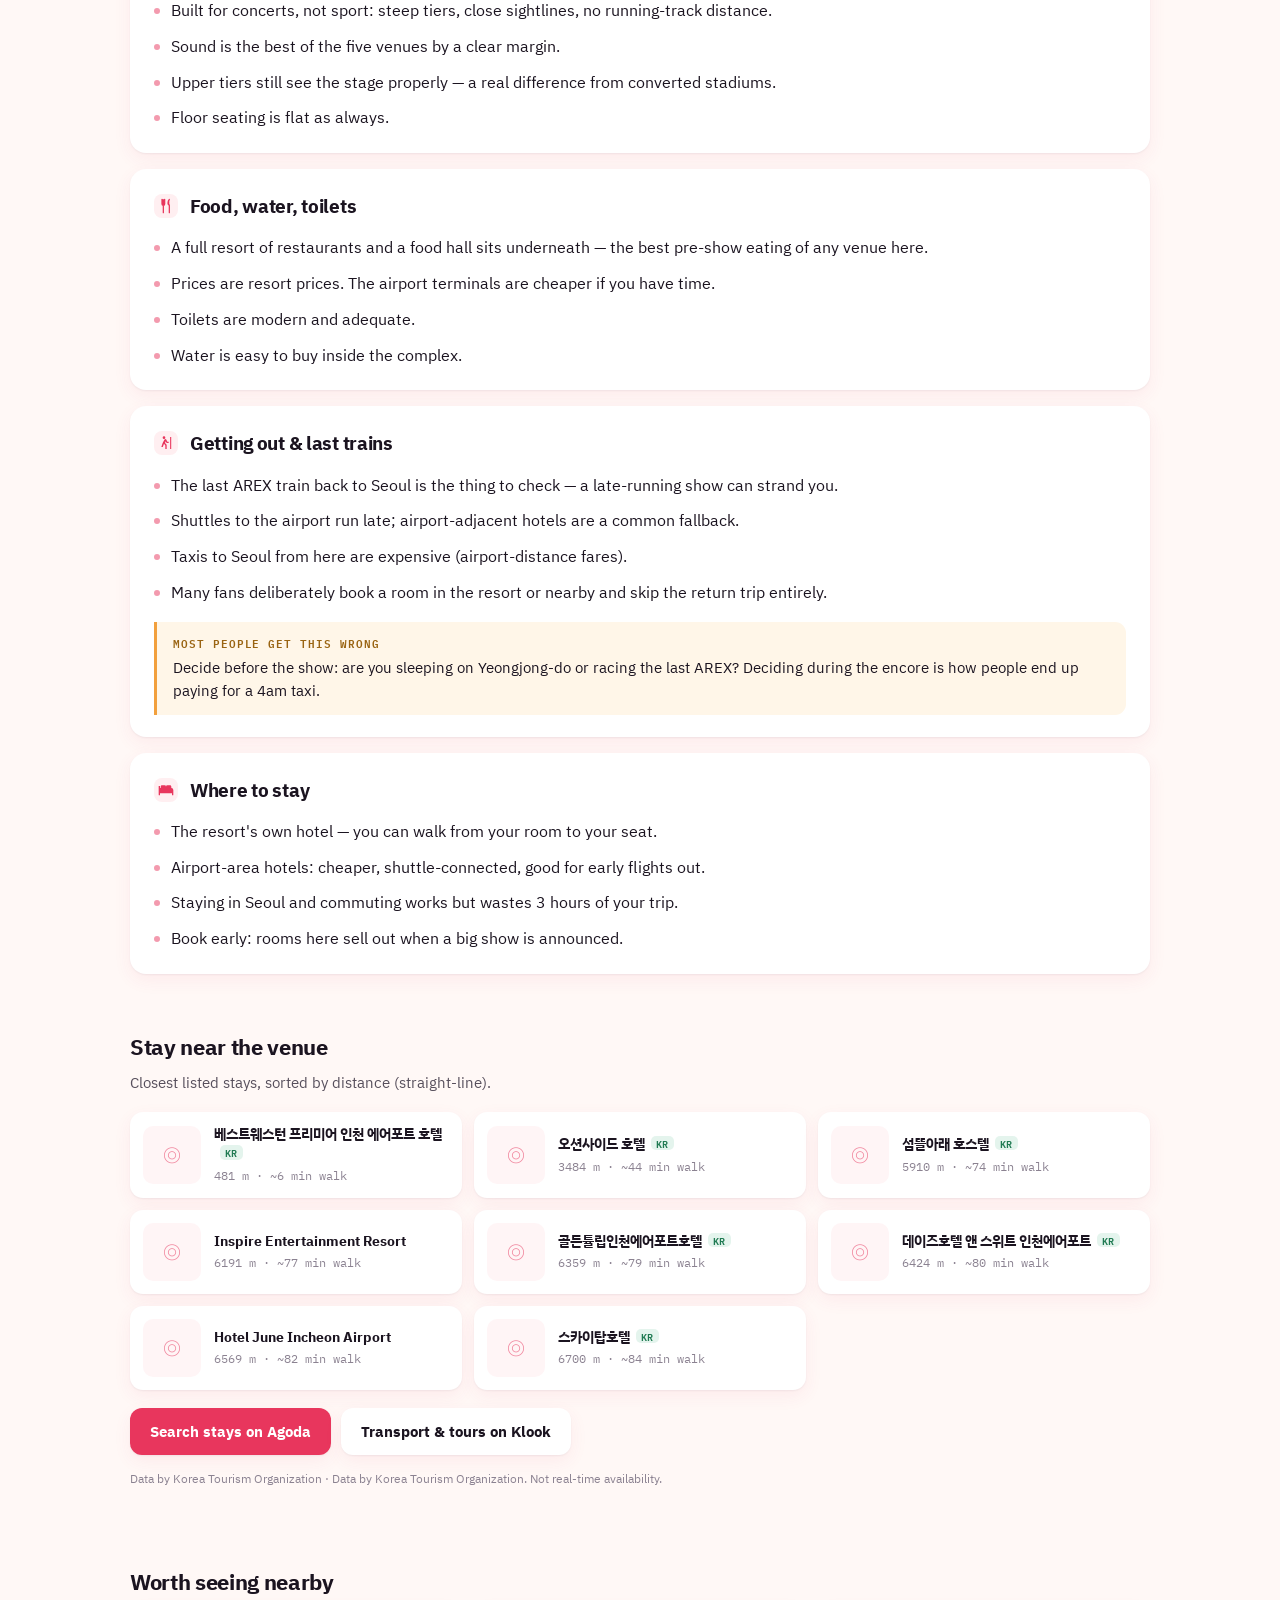
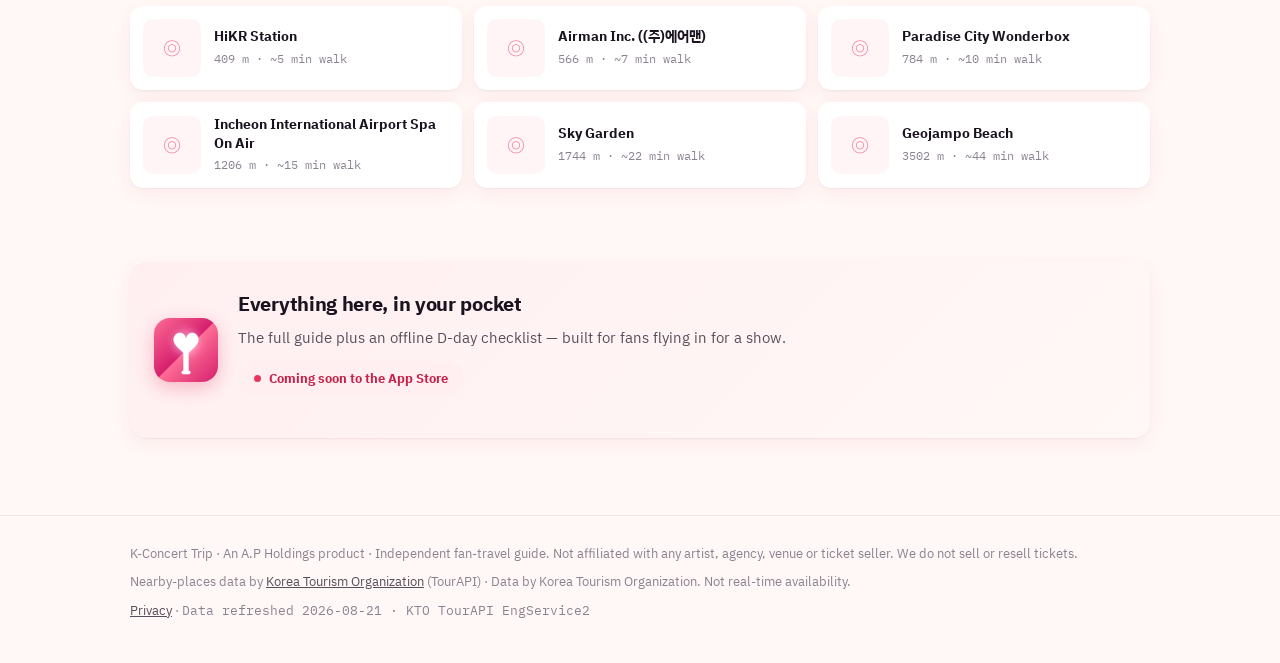
<file: venues/inspire.html>
<!DOCTYPE html>
<html lang="en">
<head>
<meta charset="utf-8">
<meta name="viewport" content="width=device-width, initial-scale=1">
<title>Inspire Arena concert guide — bags, lightsticks, last trains | K-Concert Trip</title>
<meta name="description" content="Korea&#x27;s first purpose-built arena — and it&#x27;s attached to your hotel, next to the airport.">
<link rel="canonical" href="https://cksals00-ai.github.io/kfan-web/venues/inspire.html">
<meta property="og:title" content="Inspire Arena concert guide — bags, lightsticks, last trains | K-Concert Trip">
<meta property="og:description" content="Korea&#x27;s first purpose-built arena — and it&#x27;s attached to your hotel, next to the airport.">
<meta property="og:type" content="website">
<meta property="og:url" content="https://cksals00-ai.github.io/kfan-web/venues/inspire.html">
<meta property="og:image" content="https://cksals00-ai.github.io/kfan-web/assets/icons/kfan_icon_512.png">
<meta name="twitter:card" content="summary">
<meta name="theme-color" content="#FFF8F6">
<link rel="icon" type="image/png" sizes="32x32" href="../assets/icons/kfan_icon_32.png">
<link rel="icon" type="image/png" sizes="192x192" href="../assets/icons/kfan_icon_192.png">
<link rel="apple-touch-icon" href="../assets/icons/kfan_icon_180.png">
<link rel="preconnect" href="https://fonts.googleapis.com">
<link rel="preconnect" href="https://fonts.gstatic.com" crossorigin>
<link href="https://fonts.googleapis.com/css2?family=IBM+Plex+Sans+KR:wght@400;500;600;700&family=IBM+Plex+Mono:wght@400;600&display=swap" rel="stylesheet">
<link rel="stylesheet" href="../assets/kfan.css">
<script type="application/ld+json">
{"@context":"https://schema.org","@type":"Place","name":"Inspire Arena",
"alternateName":"\uc778\uc2a4\ud30c\uc774\uc5b4 \uc544\ub808\ub098",
"address":{"@type":"PostalAddress","addressLocality":"Yeongjong-do, Incheon","addressCountry":"KR"},
"geo":{"@type":"GeoCoordinates","latitude":37.4442,"longitude":126.4536},
"maximumAttendeeCapacity":15000}
</script>
</head>
<body data-venue="inspire" data-src="../data/kfan_data.json">
<header class="site"><div class="saekdong" aria-hidden="true"><i></i><i></i><i></i><i></i><i></i></div><div class="wrap bar">
  <a class="logo" href="../index.html"><img src="../assets/icons/kfan_icon_192.png" alt="K-Concert Trip" width="28" height="28"><span class="wm">K-Concert <b>Trip</b></span></a>
  <nav class="main">
    <a href="../index.html#venues" class="on">Venues</a>
    <a href="../checklist.html" >Checklist</a>
    <a href="../index.html#app">App</a>
  </nav>
</div></header>
<div class="wrap crumb"><a href="../index.html">Home</a> / Venues / Inspire Arena</div>
<div class="hero wrap">
  <h1>Inspire Arena</h1>
  <p class="krname mono">인스파이어 아레나</p>
  <p class="lede">Korea&#x27;s first purpose-built arena — and it&#x27;s attached to your hotel, next to the airport.</p>
  <p class="cap mono">15,000 seats &middot; Yeongjong-do, Incheon &middot; Opened 2023</p>
  <div class="share"><span>Share</span>
  <a data-share="x" href="#">Post on X</a>
  <a data-share="fb" href="#">Facebook</a>
  <button data-share="copy" type="button">Copy link</button>
</div>
</div>
<div class="wrap guide">
<section class="gsec" id="getting-there">
  <h2 class="gh"><svg class="sicon" viewBox="0 0 24 24" aria-hidden="true" fill="currentColor"><path d="M21 14v-2l-8-5V3.5a1.5 1.5 0 0 0-3 0V7l-8 5v2l8-2.5V16l-2 1.5V19l3.5-1 3.5 1v-1.5L13 16v-4.5L21 14Z"/></svg><span>Getting there</span></h2>
  <ul class="gbody"><li>It sits beside Incheon Airport. A free shuttle runs from the airport terminals to the resort.</li><li>From central Seoul allow 60–90 minutes by AREX plus shuttle — this is a trip, not a subway ride.</li><li>Driving is easy and parking is plentiful, unlike every Seoul venue.</li><li>Fly-in-fly-out fans sometimes see a show on arrival day without entering Seoul at all.</li></ul>
  <div class="tip"><span class="tiplabel">Most people get this wrong</span>This is the one venue where landing on show day actually works — but confirm the shuttle&#x27;s last departure before you commit.</div>
</section>
<section class="gsec" id="bags-storage">
  <h2 class="gh"><svg class="sicon" viewBox="0 0 24 24" aria-hidden="true" fill="currentColor"><path d="M5 8h14l-1.2 12H6.2L5 8Z"/><path d="M9 8V6a3 3 0 0 1 6 0v2" fill="none" stroke="currentColor" stroke-width="1.8"/></svg><span>Bags &amp; storage</span></h2>
  <ul class="gbody"><li>Being a resort, luggage handling is far better than at Seoul venues — hotel bell desk takes bags.</li><li>Lockers exist inside the arena complex.</li><li>Suitcase-friendly in practice, which is unique among the five.</li><li>Standard door rules on bag size still apply at the arena entrance.</li></ul>
  
</section>
<section class="gsec" id="lightsticks-what-you-can-bring">
  <h2 class="gh"><svg class="sicon" viewBox="0 0 24 24" aria-hidden="true" fill="currentColor"><path d="M4 20 16 8l1.8 1.8L5.8 21.8 4 20Z"/><path d="M18 2l.9 2.1L21 5l-2.1.9L18 8l-.9-2.1L15 5l2.1-.9L18 2Z"/><path d="M7 3l.6 1.4L9 5l-1.4.6L7 7l-.6-1.4L5 5l1.4-.6L7 3Z"/></svg><span>Lightsticks &amp; what you can bring</span></h2>
  <ul class="gbody"><li>Purpose-built arena, so lightstick sync and effects are used heavily here.</li><li>Professional cameras refused; phones fine.</li><li>Food and drink from the resort&#x27;s restaurants cannot be carried into the hall.</li><li>The complex is a casino resort — bring your passport, and note age rules apply in parts of the building.</li></ul>
  
</section>
<section class="gsec" id="merch-queue">
  <h2 class="gh"><svg class="sicon" viewBox="0 0 24 24" aria-hidden="true" fill="currentColor"><circle cx="6" cy="4.5" r="2"/><path d="M4 8h4v7H7v6H5v-6H4V8Z"/><circle cx="18" cy="4.5" r="2"/><path d="M16 8h4v7h-1v6h-2v-6h-1V8Z"/><circle cx="12" cy="7" r="1"/><circle cx="12" cy="12" r="1"/><circle cx="12" cy="17" r="1"/></svg><span>Merch queue</span></h2>
  <ul class="gbody"><li>Queues are indoors and climate-controlled — the most comfortable merch wait in Korea.</li><li>Because it&#x27;s a resort, the queue winds through public areas; follow staff direction.</li><li>Fewer local day-trippers than Seoul venues, so lines can move faster.</li><li>Card payment standard.</li></ul>
  <div class="tip"><span class="tiplabel">Most people get this wrong</span>If you are choosing between two dates on a tour and one is here, this is the easy one — comfort, luggage, and no last-train panic.</div>
</section>
<section class="gsec" id="where-you-ll-be-sitting">
  <h2 class="gh"><svg class="sicon" viewBox="0 0 24 24" aria-hidden="true" fill="currentColor"><path d="M12 5C6.5 5 2.7 9.6 2 12c.7 2.4 4.5 7 10 7s9.3-4.6 10-7c-.7-2.4-4.5-7-10-7Zm0 11a4 4 0 1 1 0-8 4 4 0 0 1 0 8Z"/></svg><span>Where you&#x27;ll be sitting</span></h2>
  <ul class="gbody"><li>Built for concerts, not sport: steep tiers, close sightlines, no running-track distance.</li><li>Sound is the best of the five venues by a clear margin.</li><li>Upper tiers still see the stage properly — a real difference from converted stadiums.</li><li>Floor seating is flat as always.</li></ul>
  
</section>
<section class="gsec" id="food-water-toilets">
  <h2 class="gh"><svg class="sicon" viewBox="0 0 24 24" aria-hidden="true" fill="currentColor" stroke="currentColor" stroke-width="1.9" fill="none" stroke-linecap="round"><path d="M6 2v7a2 2 0 0 0 4 0V2M8 9v13"/><path d="M17 2c-1.5 1.5-2 3.5-2 6 0 1.6.8 2.5 2 2.8V22"/></svg><span>Food, water, toilets</span></h2>
  <ul class="gbody"><li>A full resort of restaurants and a food hall sits underneath — the best pre-show eating of any venue here.</li><li>Prices are resort prices. The airport terminals are cheaper if you have time.</li><li>Toilets are modern and adequate.</li><li>Water is easy to buy inside the complex.</li></ul>
  
</section>
<section class="gsec" id="getting-out-last-trains">
  <h2 class="gh"><svg class="sicon" viewBox="0 0 24 24" aria-hidden="true" fill="currentColor"><circle cx="9" cy="4" r="2"/><path d="M9.5 7 7 12l-2 6h2.2l1.8-5 2 2.6V21h2v-6.2L10.6 12l.8-2.6L13 12h3v-2h-2l-1.6-3.2A2 2 0 0 0 10.7 6L9.5 7Z"/><path d="M19 3v18" stroke="currentColor" stroke-width="1.6" fill="none"/></svg><span>Getting out &amp; last trains</span></h2>
  <ul class="gbody"><li>The last AREX train back to Seoul is the thing to check — a late-running show can strand you.</li><li>Shuttles to the airport run late; airport-adjacent hotels are a common fallback.</li><li>Taxis to Seoul from here are expensive (airport-distance fares).</li><li>Many fans deliberately book a room in the resort or nearby and skip the return trip entirely.</li></ul>
  <div class="tip"><span class="tiplabel">Most people get this wrong</span>Decide before the show: are you sleeping on Yeongjong-do or racing the last AREX? Deciding during the encore is how people end up paying for a 4am taxi.</div>
</section>
<section class="gsec" id="where-to-stay">
  <h2 class="gh"><svg class="sicon" viewBox="0 0 24 24" aria-hidden="true" fill="currentColor"><path d="M3 10V6H1v14h2v-3h18v3h2v-8a3 3 0 0 0-3-3H3Z"/><path d="M6 5h4a2 2 0 0 1 2 2v2H4V7a2 2 0 0 1 2-2Zm8 0h4a2 2 0 0 1 2 2v2h-8V7a2 2 0 0 1 2-2Z"/></svg><span>Where to stay</span></h2>
  <ul class="gbody"><li>The resort&#x27;s own hotel — you can walk from your room to your seat.</li><li>Airport-area hotels: cheaper, shuttle-connected, good for early flights out.</li><li>Staying in Seoul and commuting works but wastes 3 hours of your trip.</li><li>Book early: rooms here sell out when a big show is announced.</li></ul>
  
</section>
</div>
<section data-needs-data><div class="wrap">
  <h2 class="sec">Stay near the venue</h2>
  <p class="secsub">Closest listed stays, sorted by distance (straight-line).</p>
  <div class="pois" id="stayList"></div>
  <div class="btnrow">
    <a class="btn jade" data-agoda="126.4536,37.4442" href="#">Search stays on Agoda</a>
    <a class="btn" data-klook="Inspire Arena" href="#">Transport &amp; tours on Klook</a>
  </div>
  <p class="attribution">Data by Korea Tourism Organization &middot; <span data-disclaimer></span></p>
</div></section>
<section data-needs-data><div class="wrap">
  <h2 class="sec">Worth seeing nearby</h2>
  <div class="pois" id="seeList"></div>
</div></section>
<section data-needs-data style="padding-top:0"><div class="wrap">
  <h2 class="sec">Eat nearby</h2>
  <div class="pois" id="eatList"></div>
</div></section>
<div class="wrap"><div class="datanote" id="dataNote"></div></div>
<section id="app"><div class="wrap"><div class="appcta">
  <img src="../assets/icons/kfan_icon_192.png" alt="" width="64" height="64" class="appicon">
  <div>
    <h2>Everything here, in your pocket</h2>
    <p>The full guide plus an offline D-day checklist &mdash; built for fans flying in for a show.</p>
    <span class="badge-soon"><span class="dot"></span>Coming soon to the App Store</span>
  </div>
</div></div></section>
<footer class="site"><div class="wrap">
  <div>K-Concert Trip &middot; An A.P Holdings product &middot; Independent fan-travel guide.
  Not affiliated with any artist, agency, venue or ticket seller. We do not sell or resell tickets.</div>
  <div style="margin-top:6px">Nearby-places data by <a href="https://knto.or.kr" rel="noopener" target="_blank">Korea Tourism Organization</a> (TourAPI) &middot; <span data-disclaimer></span></div>
  <div style="margin-top:6px"><a href="../privacy.html">Privacy</a> &middot; <span id="dataStamp" class="mono"></span></div>
</div></footer>
<script src="../assets/kfan.js"></script>
</body></html>
</file>
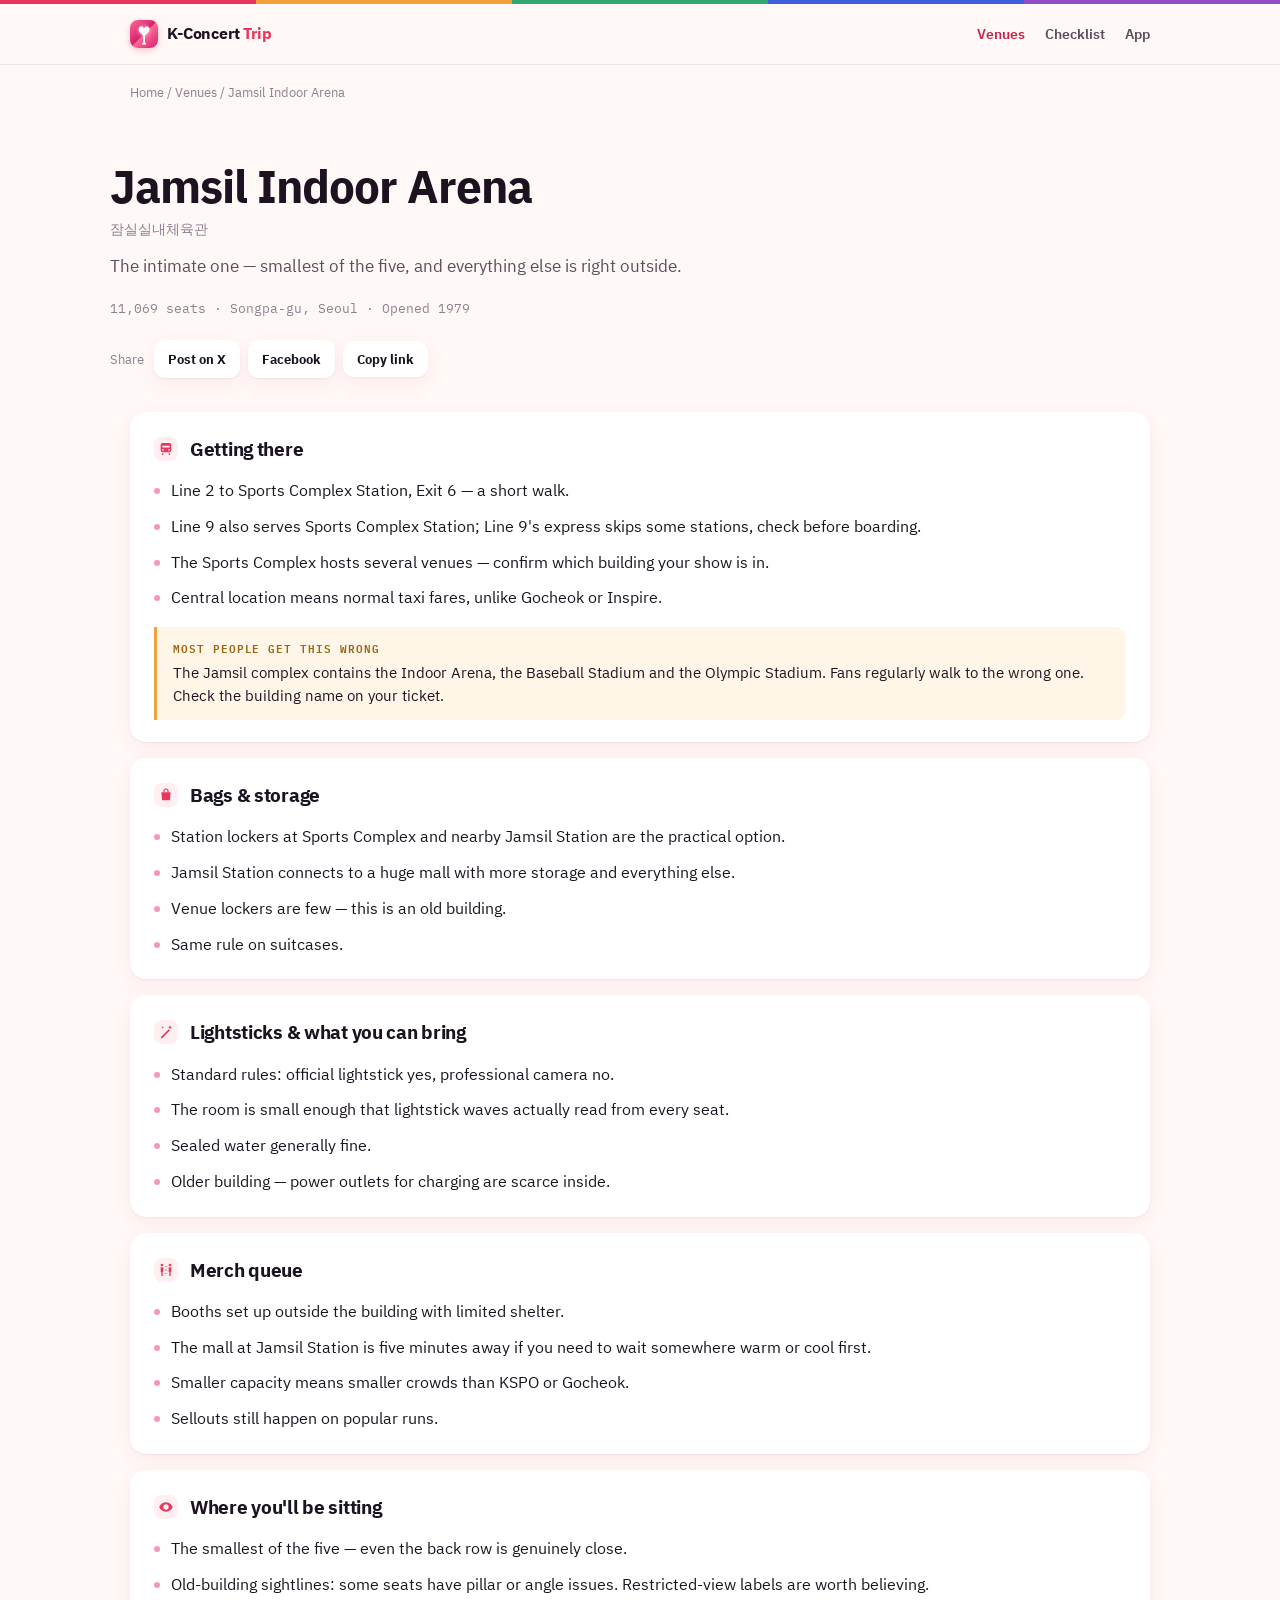
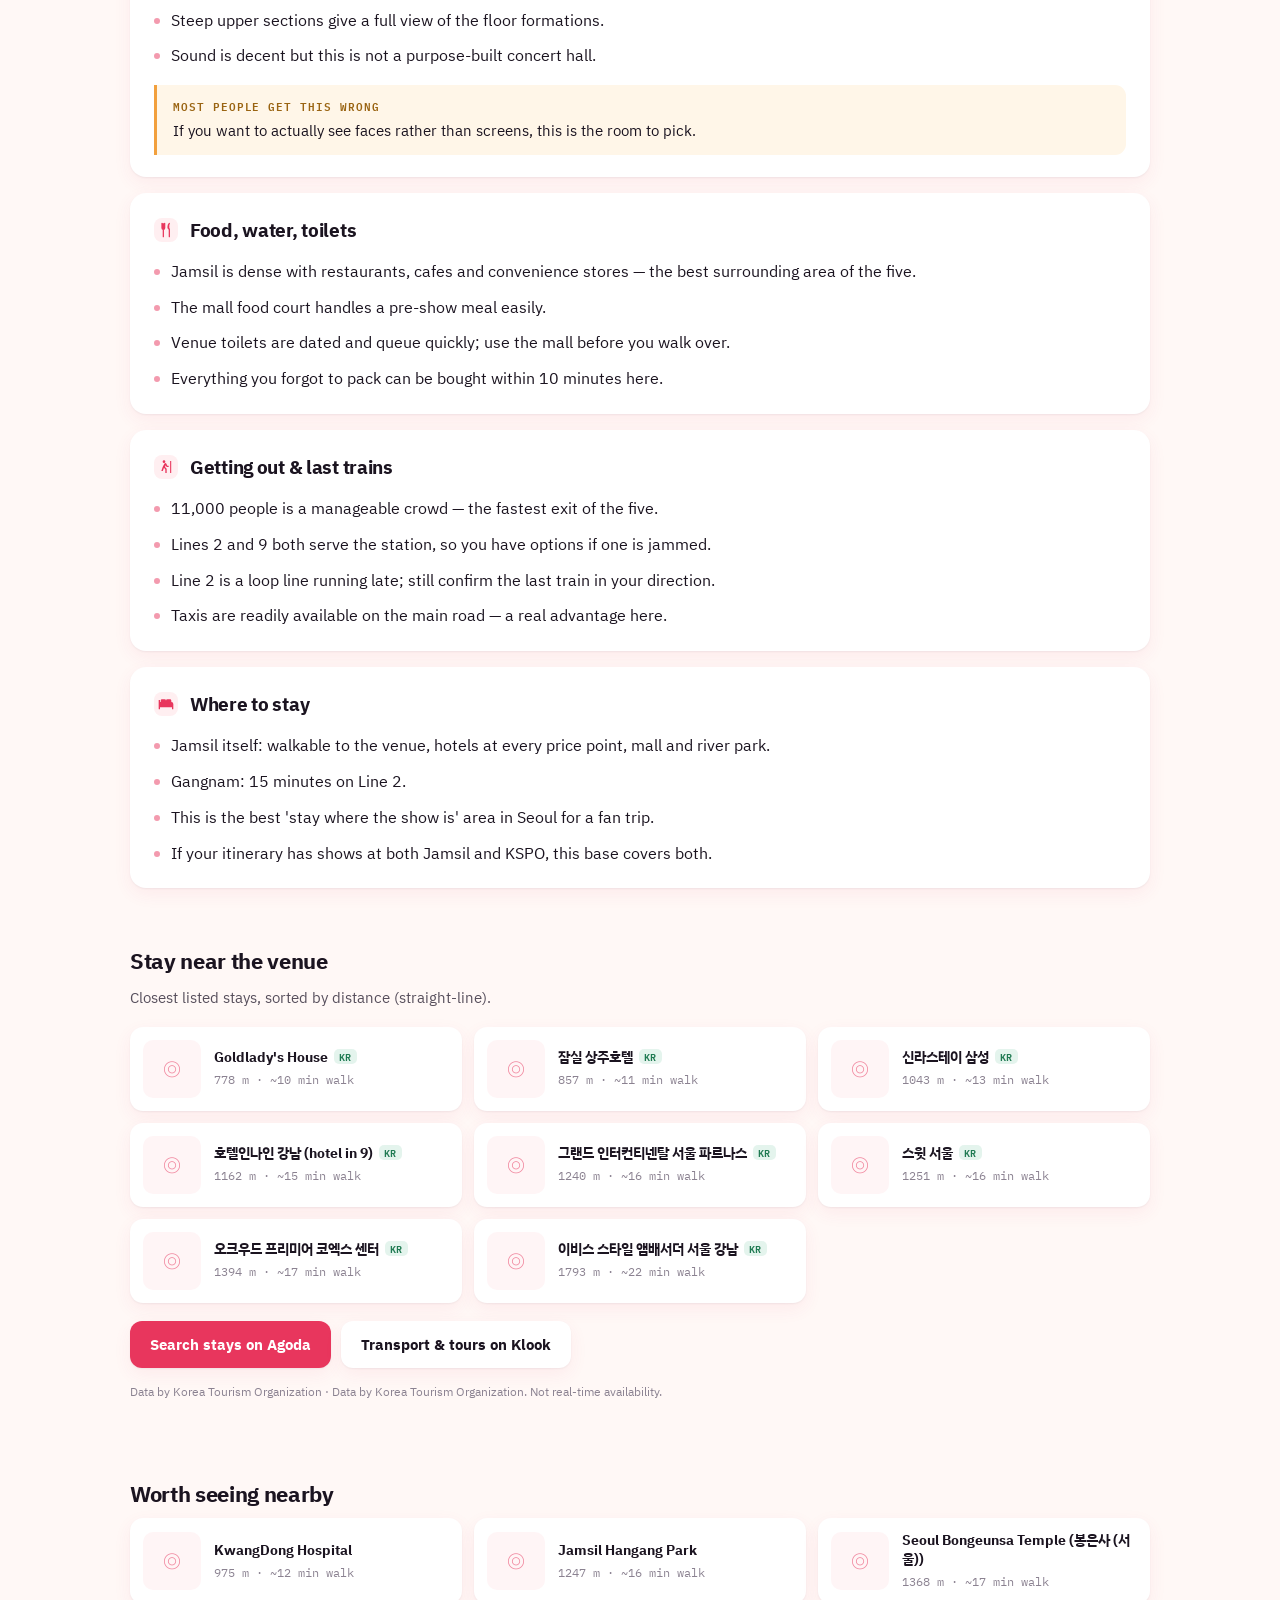
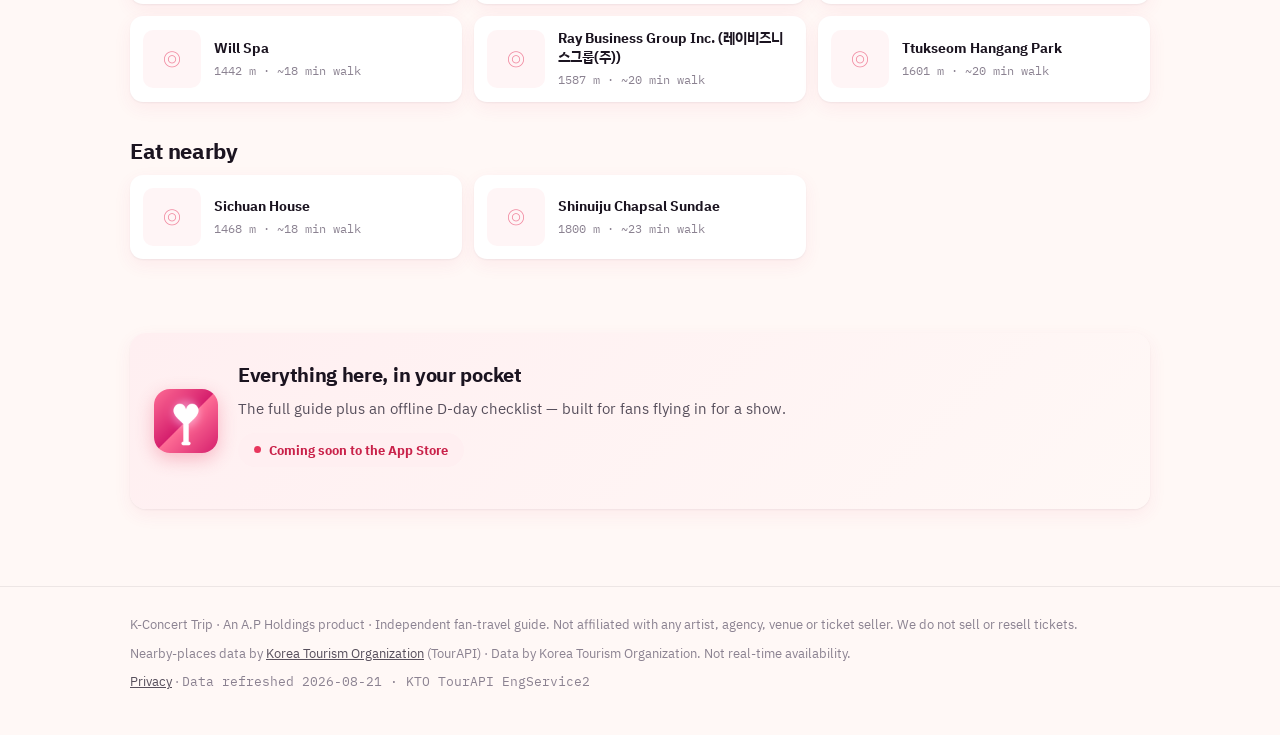
<file: venues/jamsil.html>
<!DOCTYPE html>
<html lang="en">
<head>
<meta charset="utf-8">
<meta name="viewport" content="width=device-width, initial-scale=1">
<title>Jamsil Indoor Arena concert guide — bags, lightsticks, last trains | K-Concert Trip</title>
<meta name="description" content="The intimate one — smallest of the five, and everything else is right outside.">
<link rel="canonical" href="https://cksals00-ai.github.io/kfan-web/venues/jamsil.html">
<meta property="og:title" content="Jamsil Indoor Arena concert guide — bags, lightsticks, last trains | K-Concert Trip">
<meta property="og:description" content="The intimate one — smallest of the five, and everything else is right outside.">
<meta property="og:type" content="website">
<meta property="og:url" content="https://cksals00-ai.github.io/kfan-web/venues/jamsil.html">
<meta property="og:image" content="https://cksals00-ai.github.io/kfan-web/assets/icons/kfan_icon_512.png">
<meta name="twitter:card" content="summary">
<meta name="theme-color" content="#FFF8F6">
<link rel="icon" type="image/png" sizes="32x32" href="../assets/icons/kfan_icon_32.png">
<link rel="icon" type="image/png" sizes="192x192" href="../assets/icons/kfan_icon_192.png">
<link rel="apple-touch-icon" href="../assets/icons/kfan_icon_180.png">
<link rel="preconnect" href="https://fonts.googleapis.com">
<link rel="preconnect" href="https://fonts.gstatic.com" crossorigin>
<link href="https://fonts.googleapis.com/css2?family=IBM+Plex+Sans+KR:wght@400;500;600;700&family=IBM+Plex+Mono:wght@400;600&display=swap" rel="stylesheet">
<link rel="stylesheet" href="../assets/kfan.css">
<script type="application/ld+json">
{"@context":"https://schema.org","@type":"Place","name":"Jamsil Indoor Arena",
"alternateName":"\uc7a0\uc2e4\uc2e4\ub0b4\uccb4\uc721\uad00",
"address":{"@type":"PostalAddress","addressLocality":"Songpa-gu, Seoul","addressCountry":"KR"},
"geo":{"@type":"GeoCoordinates","latitude":37.515,"longitude":127.0731},
"maximumAttendeeCapacity":11069}
</script>
</head>
<body data-venue="jamsil" data-src="../data/kfan_data.json">
<header class="site"><div class="saekdong" aria-hidden="true"><i></i><i></i><i></i><i></i><i></i></div><div class="wrap bar">
  <a class="logo" href="../index.html"><img src="../assets/icons/kfan_icon_192.png" alt="K-Concert Trip" width="28" height="28"><span class="wm">K-Concert <b>Trip</b></span></a>
  <nav class="main">
    <a href="../index.html#venues" class="on">Venues</a>
    <a href="../checklist.html" >Checklist</a>
    <a href="../index.html#app">App</a>
  </nav>
</div></header>
<div class="wrap crumb"><a href="../index.html">Home</a> / Venues / Jamsil Indoor Arena</div>
<div class="hero wrap">
  <h1>Jamsil Indoor Arena</h1>
  <p class="krname mono">잠실실내체육관</p>
  <p class="lede">The intimate one — smallest of the five, and everything else is right outside.</p>
  <p class="cap mono">11,069 seats &middot; Songpa-gu, Seoul &middot; Opened 1979</p>
  <div class="share"><span>Share</span>
  <a data-share="x" href="#">Post on X</a>
  <a data-share="fb" href="#">Facebook</a>
  <button data-share="copy" type="button">Copy link</button>
</div>
</div>
<div class="wrap guide">
<section class="gsec" id="getting-there">
  <h2 class="gh"><svg class="sicon" viewBox="0 0 24 24" aria-hidden="true" fill="currentColor"><path d="M7 3h10a3 3 0 0 1 3 3v8a3 3 0 0 1-3 3H7a3 3 0 0 1-3-3V6a3 3 0 0 1 3-3Zm-.5 4.2v2.6h11V7.2h-11ZM7.5 12a1.3 1.3 0 1 0 0 2.6 1.3 1.3 0 0 0 0-2.6Zm9 0a1.3 1.3 0 1 0 0 2.6 1.3 1.3 0 0 0 0-2.6Z" fill-rule="evenodd"/><path d="m7 18-1.6 3h2l1.3-2.4M17 18l1.6 3h-2l-1.3-2.4"/></svg><span>Getting there</span></h2>
  <ul class="gbody"><li>Line 2 to Sports Complex Station, Exit 6 — a short walk.</li><li>Line 9 also serves Sports Complex Station; Line 9&#x27;s express skips some stations, check before boarding.</li><li>The Sports Complex hosts several venues — confirm which building your show is in.</li><li>Central location means normal taxi fares, unlike Gocheok or Inspire.</li></ul>
  <div class="tip"><span class="tiplabel">Most people get this wrong</span>The Jamsil complex contains the Indoor Arena, the Baseball Stadium and the Olympic Stadium. Fans regularly walk to the wrong one. Check the building name on your ticket.</div>
</section>
<section class="gsec" id="bags-storage">
  <h2 class="gh"><svg class="sicon" viewBox="0 0 24 24" aria-hidden="true" fill="currentColor"><path d="M5 8h14l-1.2 12H6.2L5 8Z"/><path d="M9 8V6a3 3 0 0 1 6 0v2" fill="none" stroke="currentColor" stroke-width="1.8"/></svg><span>Bags &amp; storage</span></h2>
  <ul class="gbody"><li>Station lockers at Sports Complex and nearby Jamsil Station are the practical option.</li><li>Jamsil Station connects to a huge mall with more storage and everything else.</li><li>Venue lockers are few — this is an old building.</li><li>Same rule on suitcases.</li></ul>
  
</section>
<section class="gsec" id="lightsticks-what-you-can-bring">
  <h2 class="gh"><svg class="sicon" viewBox="0 0 24 24" aria-hidden="true" fill="currentColor"><path d="M4 20 16 8l1.8 1.8L5.8 21.8 4 20Z"/><path d="M18 2l.9 2.1L21 5l-2.1.9L18 8l-.9-2.1L15 5l2.1-.9L18 2Z"/><path d="M7 3l.6 1.4L9 5l-1.4.6L7 7l-.6-1.4L5 5l1.4-.6L7 3Z"/></svg><span>Lightsticks &amp; what you can bring</span></h2>
  <ul class="gbody"><li>Standard rules: official lightstick yes, professional camera no.</li><li>The room is small enough that lightstick waves actually read from every seat.</li><li>Sealed water generally fine.</li><li>Older building — power outlets for charging are scarce inside.</li></ul>
  
</section>
<section class="gsec" id="merch-queue">
  <h2 class="gh"><svg class="sicon" viewBox="0 0 24 24" aria-hidden="true" fill="currentColor"><circle cx="6" cy="4.5" r="2"/><path d="M4 8h4v7H7v6H5v-6H4V8Z"/><circle cx="18" cy="4.5" r="2"/><path d="M16 8h4v7h-1v6h-2v-6h-1V8Z"/><circle cx="12" cy="7" r="1"/><circle cx="12" cy="12" r="1"/><circle cx="12" cy="17" r="1"/></svg><span>Merch queue</span></h2>
  <ul class="gbody"><li>Booths set up outside the building with limited shelter.</li><li>The mall at Jamsil Station is five minutes away if you need to wait somewhere warm or cool first.</li><li>Smaller capacity means smaller crowds than KSPO or Gocheok.</li><li>Sellouts still happen on popular runs.</li></ul>
  
</section>
<section class="gsec" id="where-you-ll-be-sitting">
  <h2 class="gh"><svg class="sicon" viewBox="0 0 24 24" aria-hidden="true" fill="currentColor"><path d="M12 5C6.5 5 2.7 9.6 2 12c.7 2.4 4.5 7 10 7s9.3-4.6 10-7c-.7-2.4-4.5-7-10-7Zm0 11a4 4 0 1 1 0-8 4 4 0 0 1 0 8Z"/></svg><span>Where you&#x27;ll be sitting</span></h2>
  <ul class="gbody"><li>The smallest of the five — even the back row is genuinely close.</li><li>Old-building sightlines: some seats have pillar or angle issues. Restricted-view labels are worth believing.</li><li>Steep upper sections give a full view of the floor formations.</li><li>Sound is decent but this is not a purpose-built concert hall.</li></ul>
  <div class="tip"><span class="tiplabel">Most people get this wrong</span>If you want to actually see faces rather than screens, this is the room to pick.</div>
</section>
<section class="gsec" id="food-water-toilets">
  <h2 class="gh"><svg class="sicon" viewBox="0 0 24 24" aria-hidden="true" fill="currentColor" stroke="currentColor" stroke-width="1.9" fill="none" stroke-linecap="round"><path d="M6 2v7a2 2 0 0 0 4 0V2M8 9v13"/><path d="M17 2c-1.5 1.5-2 3.5-2 6 0 1.6.8 2.5 2 2.8V22"/></svg><span>Food, water, toilets</span></h2>
  <ul class="gbody"><li>Jamsil is dense with restaurants, cafes and convenience stores — the best surrounding area of the five.</li><li>The mall food court handles a pre-show meal easily.</li><li>Venue toilets are dated and queue quickly; use the mall before you walk over.</li><li>Everything you forgot to pack can be bought within 10 minutes here.</li></ul>
  
</section>
<section class="gsec" id="getting-out-last-trains">
  <h2 class="gh"><svg class="sicon" viewBox="0 0 24 24" aria-hidden="true" fill="currentColor"><circle cx="9" cy="4" r="2"/><path d="M9.5 7 7 12l-2 6h2.2l1.8-5 2 2.6V21h2v-6.2L10.6 12l.8-2.6L13 12h3v-2h-2l-1.6-3.2A2 2 0 0 0 10.7 6L9.5 7Z"/><path d="M19 3v18" stroke="currentColor" stroke-width="1.6" fill="none"/></svg><span>Getting out &amp; last trains</span></h2>
  <ul class="gbody"><li>11,000 people is a manageable crowd — the fastest exit of the five.</li><li>Lines 2 and 9 both serve the station, so you have options if one is jammed.</li><li>Line 2 is a loop line running late; still confirm the last train in your direction.</li><li>Taxis are readily available on the main road — a real advantage here.</li></ul>
  
</section>
<section class="gsec" id="where-to-stay">
  <h2 class="gh"><svg class="sicon" viewBox="0 0 24 24" aria-hidden="true" fill="currentColor"><path d="M3 10V6H1v14h2v-3h18v3h2v-8a3 3 0 0 0-3-3H3Z"/><path d="M6 5h4a2 2 0 0 1 2 2v2H4V7a2 2 0 0 1 2-2Zm8 0h4a2 2 0 0 1 2 2v2h-8V7a2 2 0 0 1 2-2Z"/></svg><span>Where to stay</span></h2>
  <ul class="gbody"><li>Jamsil itself: walkable to the venue, hotels at every price point, mall and river park.</li><li>Gangnam: 15 minutes on Line 2.</li><li>This is the best &#x27;stay where the show is&#x27; area in Seoul for a fan trip.</li><li>If your itinerary has shows at both Jamsil and KSPO, this base covers both.</li></ul>
  
</section>
</div>
<section data-needs-data><div class="wrap">
  <h2 class="sec">Stay near the venue</h2>
  <p class="secsub">Closest listed stays, sorted by distance (straight-line).</p>
  <div class="pois" id="stayList"></div>
  <div class="btnrow">
    <a class="btn jade" data-agoda="127.0731,37.515" href="#">Search stays on Agoda</a>
    <a class="btn" data-klook="Jamsil Indoor Arena" href="#">Transport &amp; tours on Klook</a>
  </div>
  <p class="attribution">Data by Korea Tourism Organization &middot; <span data-disclaimer></span></p>
</div></section>
<section data-needs-data><div class="wrap">
  <h2 class="sec">Worth seeing nearby</h2>
  <div class="pois" id="seeList"></div>
</div></section>
<section data-needs-data style="padding-top:0"><div class="wrap">
  <h2 class="sec">Eat nearby</h2>
  <div class="pois" id="eatList"></div>
</div></section>
<div class="wrap"><div class="datanote" id="dataNote"></div></div>
<section id="app"><div class="wrap"><div class="appcta">
  <img src="../assets/icons/kfan_icon_192.png" alt="" width="64" height="64" class="appicon">
  <div>
    <h2>Everything here, in your pocket</h2>
    <p>The full guide plus an offline D-day checklist &mdash; built for fans flying in for a show.</p>
    <span class="badge-soon"><span class="dot"></span>Coming soon to the App Store</span>
  </div>
</div></div></section>
<footer class="site"><div class="wrap">
  <div>K-Concert Trip &middot; An A.P Holdings product &middot; Independent fan-travel guide.
  Not affiliated with any artist, agency, venue or ticket seller. We do not sell or resell tickets.</div>
  <div style="margin-top:6px">Nearby-places data by <a href="https://knto.or.kr" rel="noopener" target="_blank">Korea Tourism Organization</a> (TourAPI) &middot; <span data-disclaimer></span></div>
  <div style="margin-top:6px"><a href="../privacy.html">Privacy</a> &middot; <span id="dataStamp" class="mono"></span></div>
</div></footer>
<script src="../assets/kfan.js"></script>
</body></html>
</file>
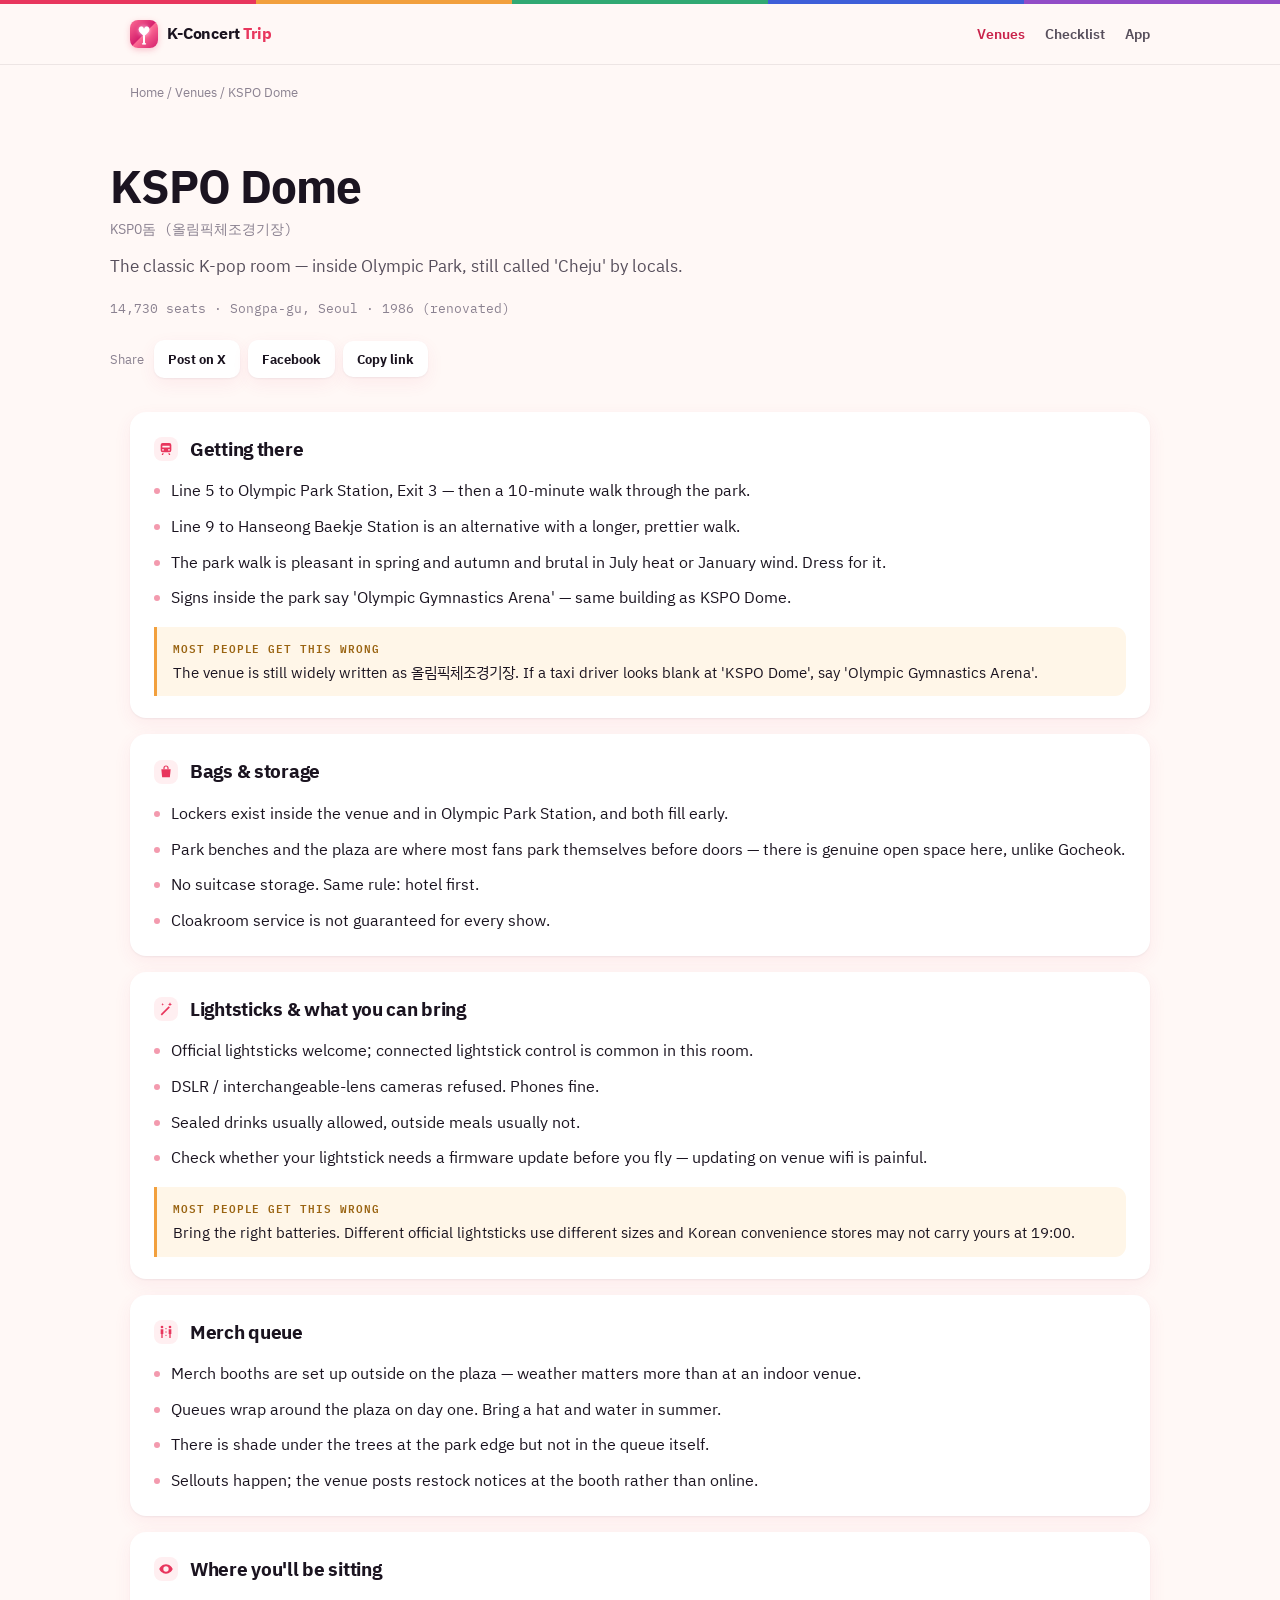
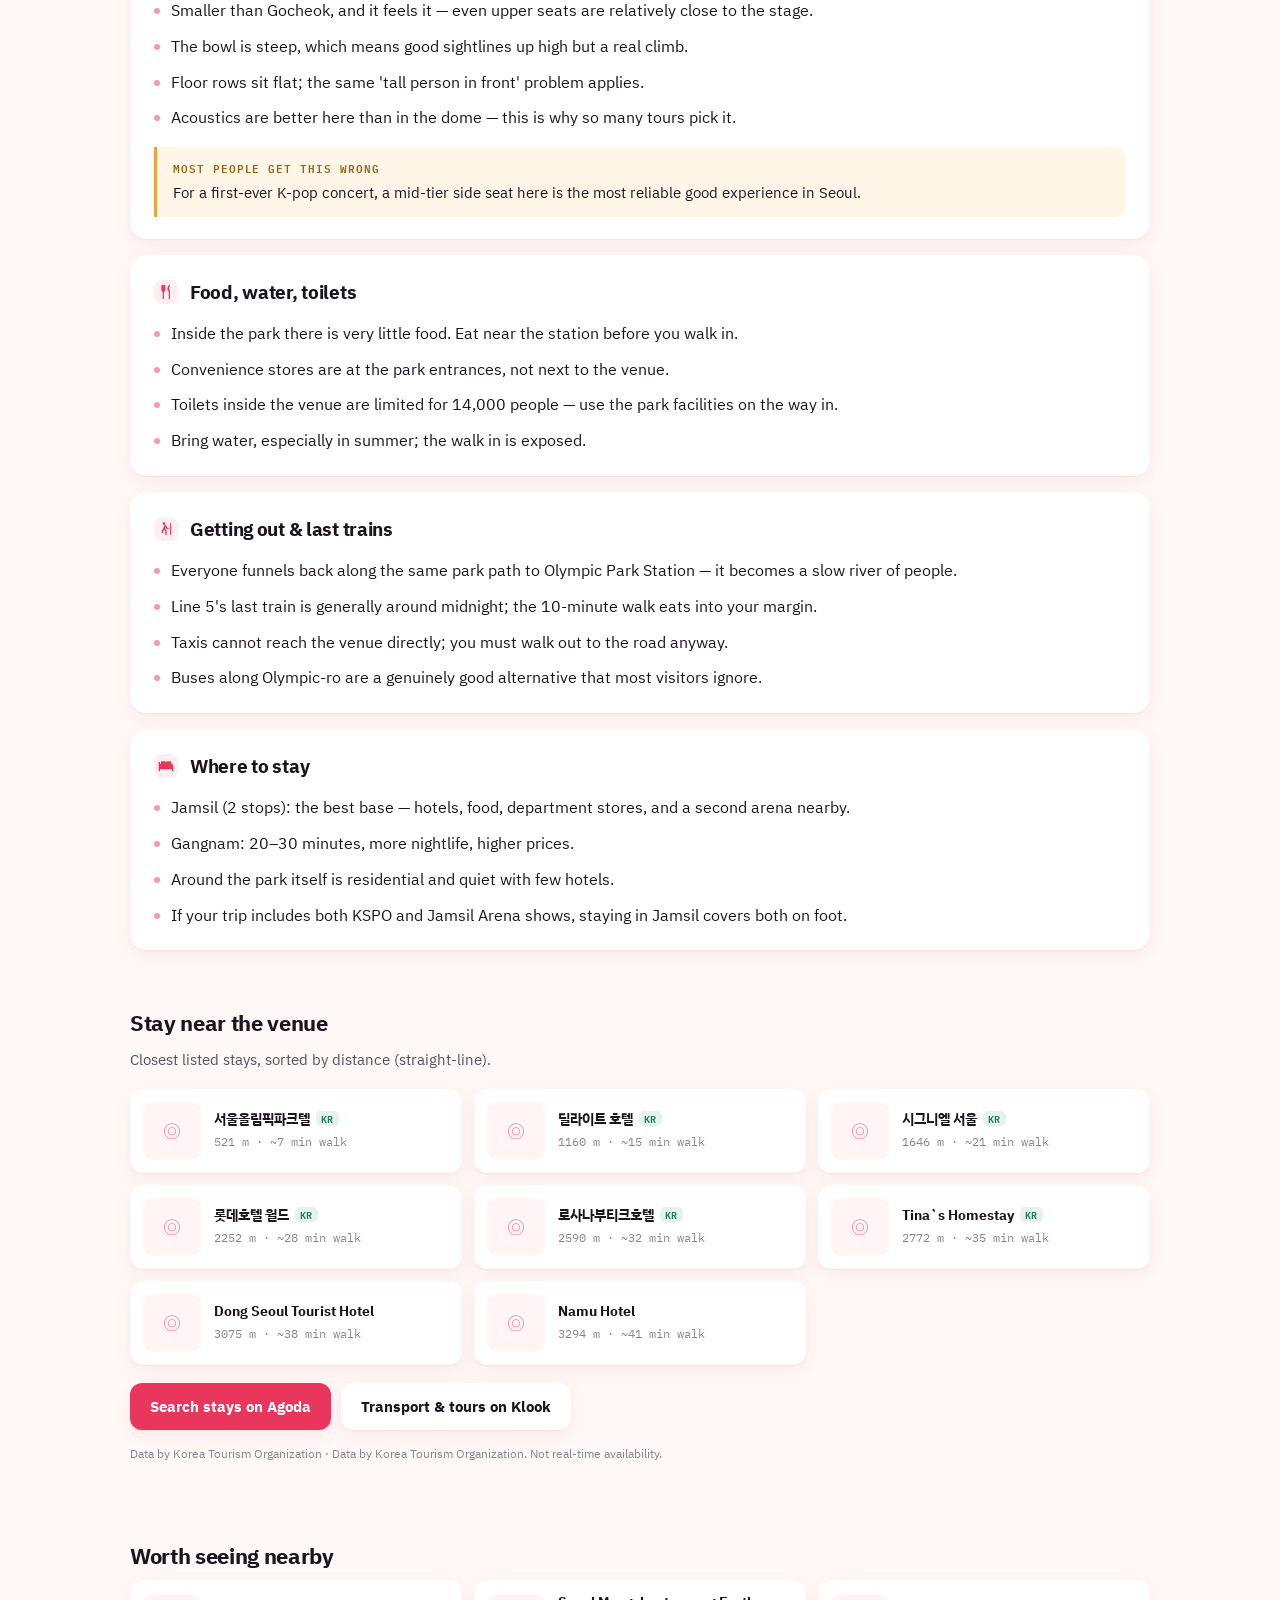
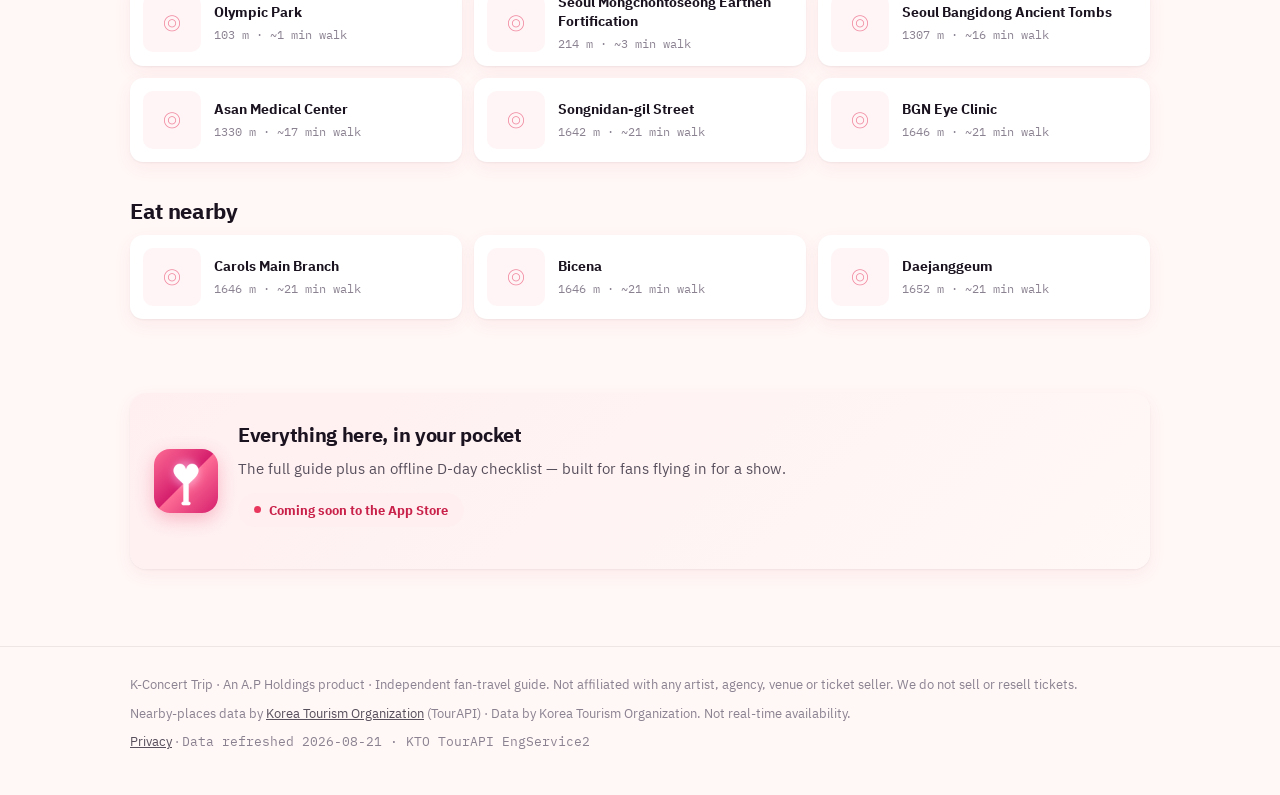
<file: venues/kspo.html>
<!DOCTYPE html>
<html lang="en">
<head>
<meta charset="utf-8">
<meta name="viewport" content="width=device-width, initial-scale=1">
<title>KSPO Dome concert guide — bags, lightsticks, last trains | K-Concert Trip</title>
<meta name="description" content="The classic K-pop room — inside Olympic Park, still called &#x27;Cheju&#x27; by locals.">
<link rel="canonical" href="https://cksals00-ai.github.io/kfan-web/venues/kspo.html">
<meta property="og:title" content="KSPO Dome concert guide — bags, lightsticks, last trains | K-Concert Trip">
<meta property="og:description" content="The classic K-pop room — inside Olympic Park, still called &#x27;Cheju&#x27; by locals.">
<meta property="og:type" content="website">
<meta property="og:url" content="https://cksals00-ai.github.io/kfan-web/venues/kspo.html">
<meta property="og:image" content="https://cksals00-ai.github.io/kfan-web/assets/icons/kfan_icon_512.png">
<meta name="twitter:card" content="summary">
<meta name="theme-color" content="#FFF8F6">
<link rel="icon" type="image/png" sizes="32x32" href="../assets/icons/kfan_icon_32.png">
<link rel="icon" type="image/png" sizes="192x192" href="../assets/icons/kfan_icon_192.png">
<link rel="apple-touch-icon" href="../assets/icons/kfan_icon_180.png">
<link rel="preconnect" href="https://fonts.googleapis.com">
<link rel="preconnect" href="https://fonts.gstatic.com" crossorigin>
<link href="https://fonts.googleapis.com/css2?family=IBM+Plex+Sans+KR:wght@400;500;600;700&family=IBM+Plex+Mono:wght@400;600&display=swap" rel="stylesheet">
<link rel="stylesheet" href="../assets/kfan.css">
<script type="application/ld+json">
{"@context":"https://schema.org","@type":"Place","name":"KSPO Dome",
"alternateName":"KSPO\ub3d4 (\uc62c\ub9bc\ud53d\uccb4\uc870\uacbd\uae30\uc7a5)",
"address":{"@type":"PostalAddress","addressLocality":"Songpa-gu, Seoul","addressCountry":"KR"},
"geo":{"@type":"GeoCoordinates","latitude":37.5196,"longitude":127.1213},
"maximumAttendeeCapacity":14730}
</script>
</head>
<body data-venue="kspo" data-src="../data/kfan_data.json">
<header class="site"><div class="saekdong" aria-hidden="true"><i></i><i></i><i></i><i></i><i></i></div><div class="wrap bar">
  <a class="logo" href="../index.html"><img src="../assets/icons/kfan_icon_192.png" alt="K-Concert Trip" width="28" height="28"><span class="wm">K-Concert <b>Trip</b></span></a>
  <nav class="main">
    <a href="../index.html#venues" class="on">Venues</a>
    <a href="../checklist.html" >Checklist</a>
    <a href="../index.html#app">App</a>
  </nav>
</div></header>
<div class="wrap crumb"><a href="../index.html">Home</a> / Venues / KSPO Dome</div>
<div class="hero wrap">
  <h1>KSPO Dome</h1>
  <p class="krname mono">KSPO돔 (올림픽체조경기장)</p>
  <p class="lede">The classic K-pop room — inside Olympic Park, still called &#x27;Cheju&#x27; by locals.</p>
  <p class="cap mono">14,730 seats &middot; Songpa-gu, Seoul &middot; 1986 (renovated)</p>
  <div class="share"><span>Share</span>
  <a data-share="x" href="#">Post on X</a>
  <a data-share="fb" href="#">Facebook</a>
  <button data-share="copy" type="button">Copy link</button>
</div>
</div>
<div class="wrap guide">
<section class="gsec" id="getting-there">
  <h2 class="gh"><svg class="sicon" viewBox="0 0 24 24" aria-hidden="true" fill="currentColor"><path d="M7 3h10a3 3 0 0 1 3 3v8a3 3 0 0 1-3 3H7a3 3 0 0 1-3-3V6a3 3 0 0 1 3-3Zm-.5 4.2v2.6h11V7.2h-11ZM7.5 12a1.3 1.3 0 1 0 0 2.6 1.3 1.3 0 0 0 0-2.6Zm9 0a1.3 1.3 0 1 0 0 2.6 1.3 1.3 0 0 0 0-2.6Z" fill-rule="evenodd"/><path d="m7 18-1.6 3h2l1.3-2.4M17 18l1.6 3h-2l-1.3-2.4"/></svg><span>Getting there</span></h2>
  <ul class="gbody"><li>Line 5 to Olympic Park Station, Exit 3 — then a 10-minute walk through the park.</li><li>Line 9 to Hanseong Baekje Station is an alternative with a longer, prettier walk.</li><li>The park walk is pleasant in spring and autumn and brutal in July heat or January wind. Dress for it.</li><li>Signs inside the park say &#x27;Olympic Gymnastics Arena&#x27; — same building as KSPO Dome.</li></ul>
  <div class="tip"><span class="tiplabel">Most people get this wrong</span>The venue is still widely written as 올림픽체조경기장. If a taxi driver looks blank at &#x27;KSPO Dome&#x27;, say &#x27;Olympic Gymnastics Arena&#x27;.</div>
</section>
<section class="gsec" id="bags-storage">
  <h2 class="gh"><svg class="sicon" viewBox="0 0 24 24" aria-hidden="true" fill="currentColor"><path d="M5 8h14l-1.2 12H6.2L5 8Z"/><path d="M9 8V6a3 3 0 0 1 6 0v2" fill="none" stroke="currentColor" stroke-width="1.8"/></svg><span>Bags &amp; storage</span></h2>
  <ul class="gbody"><li>Lockers exist inside the venue and in Olympic Park Station, and both fill early.</li><li>Park benches and the plaza are where most fans park themselves before doors — there is genuine open space here, unlike Gocheok.</li><li>No suitcase storage. Same rule: hotel first.</li><li>Cloakroom service is not guaranteed for every show.</li></ul>
  
</section>
<section class="gsec" id="lightsticks-what-you-can-bring">
  <h2 class="gh"><svg class="sicon" viewBox="0 0 24 24" aria-hidden="true" fill="currentColor"><path d="M4 20 16 8l1.8 1.8L5.8 21.8 4 20Z"/><path d="M18 2l.9 2.1L21 5l-2.1.9L18 8l-.9-2.1L15 5l2.1-.9L18 2Z"/><path d="M7 3l.6 1.4L9 5l-1.4.6L7 7l-.6-1.4L5 5l1.4-.6L7 3Z"/></svg><span>Lightsticks &amp; what you can bring</span></h2>
  <ul class="gbody"><li>Official lightsticks welcome; connected lightstick control is common in this room.</li><li>DSLR / interchangeable-lens cameras refused. Phones fine.</li><li>Sealed drinks usually allowed, outside meals usually not.</li><li>Check whether your lightstick needs a firmware update before you fly — updating on venue wifi is painful.</li></ul>
  <div class="tip"><span class="tiplabel">Most people get this wrong</span>Bring the right batteries. Different official lightsticks use different sizes and Korean convenience stores may not carry yours at 19:00.</div>
</section>
<section class="gsec" id="merch-queue">
  <h2 class="gh"><svg class="sicon" viewBox="0 0 24 24" aria-hidden="true" fill="currentColor"><circle cx="6" cy="4.5" r="2"/><path d="M4 8h4v7H7v6H5v-6H4V8Z"/><circle cx="18" cy="4.5" r="2"/><path d="M16 8h4v7h-1v6h-2v-6h-1V8Z"/><circle cx="12" cy="7" r="1"/><circle cx="12" cy="12" r="1"/><circle cx="12" cy="17" r="1"/></svg><span>Merch queue</span></h2>
  <ul class="gbody"><li>Merch booths are set up outside on the plaza — weather matters more than at an indoor venue.</li><li>Queues wrap around the plaza on day one. Bring a hat and water in summer.</li><li>There is shade under the trees at the park edge but not in the queue itself.</li><li>Sellouts happen; the venue posts restock notices at the booth rather than online.</li></ul>
  
</section>
<section class="gsec" id="where-you-ll-be-sitting">
  <h2 class="gh"><svg class="sicon" viewBox="0 0 24 24" aria-hidden="true" fill="currentColor"><path d="M12 5C6.5 5 2.7 9.6 2 12c.7 2.4 4.5 7 10 7s9.3-4.6 10-7c-.7-2.4-4.5-7-10-7Zm0 11a4 4 0 1 1 0-8 4 4 0 0 1 0 8Z"/></svg><span>Where you&#x27;ll be sitting</span></h2>
  <ul class="gbody"><li>Smaller than Gocheok, and it feels it — even upper seats are relatively close to the stage.</li><li>The bowl is steep, which means good sightlines up high but a real climb.</li><li>Floor rows sit flat; the same &#x27;tall person in front&#x27; problem applies.</li><li>Acoustics are better here than in the dome — this is why so many tours pick it.</li></ul>
  <div class="tip"><span class="tiplabel">Most people get this wrong</span>For a first-ever K-pop concert, a mid-tier side seat here is the most reliable good experience in Seoul.</div>
</section>
<section class="gsec" id="food-water-toilets">
  <h2 class="gh"><svg class="sicon" viewBox="0 0 24 24" aria-hidden="true" fill="currentColor" stroke="currentColor" stroke-width="1.9" fill="none" stroke-linecap="round"><path d="M6 2v7a2 2 0 0 0 4 0V2M8 9v13"/><path d="M17 2c-1.5 1.5-2 3.5-2 6 0 1.6.8 2.5 2 2.8V22"/></svg><span>Food, water, toilets</span></h2>
  <ul class="gbody"><li>Inside the park there is very little food. Eat near the station before you walk in.</li><li>Convenience stores are at the park entrances, not next to the venue.</li><li>Toilets inside the venue are limited for 14,000 people — use the park facilities on the way in.</li><li>Bring water, especially in summer; the walk in is exposed.</li></ul>
  
</section>
<section class="gsec" id="getting-out-last-trains">
  <h2 class="gh"><svg class="sicon" viewBox="0 0 24 24" aria-hidden="true" fill="currentColor"><circle cx="9" cy="4" r="2"/><path d="M9.5 7 7 12l-2 6h2.2l1.8-5 2 2.6V21h2v-6.2L10.6 12l.8-2.6L13 12h3v-2h-2l-1.6-3.2A2 2 0 0 0 10.7 6L9.5 7Z"/><path d="M19 3v18" stroke="currentColor" stroke-width="1.6" fill="none"/></svg><span>Getting out &amp; last trains</span></h2>
  <ul class="gbody"><li>Everyone funnels back along the same park path to Olympic Park Station — it becomes a slow river of people.</li><li>Line 5&#x27;s last train is generally around midnight; the 10-minute walk eats into your margin.</li><li>Taxis cannot reach the venue directly; you must walk out to the road anyway.</li><li>Buses along Olympic-ro are a genuinely good alternative that most visitors ignore.</li></ul>
  
</section>
<section class="gsec" id="where-to-stay">
  <h2 class="gh"><svg class="sicon" viewBox="0 0 24 24" aria-hidden="true" fill="currentColor"><path d="M3 10V6H1v14h2v-3h18v3h2v-8a3 3 0 0 0-3-3H3Z"/><path d="M6 5h4a2 2 0 0 1 2 2v2H4V7a2 2 0 0 1 2-2Zm8 0h4a2 2 0 0 1 2 2v2h-8V7a2 2 0 0 1 2-2Z"/></svg><span>Where to stay</span></h2>
  <ul class="gbody"><li>Jamsil (2 stops): the best base — hotels, food, department stores, and a second arena nearby.</li><li>Gangnam: 20–30 minutes, more nightlife, higher prices.</li><li>Around the park itself is residential and quiet with few hotels.</li><li>If your trip includes both KSPO and Jamsil Arena shows, staying in Jamsil covers both on foot.</li></ul>
  
</section>
</div>
<section data-needs-data><div class="wrap">
  <h2 class="sec">Stay near the venue</h2>
  <p class="secsub">Closest listed stays, sorted by distance (straight-line).</p>
  <div class="pois" id="stayList"></div>
  <div class="btnrow">
    <a class="btn jade" data-agoda="127.1213,37.5196" href="#">Search stays on Agoda</a>
    <a class="btn" data-klook="KSPO Dome" href="#">Transport &amp; tours on Klook</a>
  </div>
  <p class="attribution">Data by Korea Tourism Organization &middot; <span data-disclaimer></span></p>
</div></section>
<section data-needs-data><div class="wrap">
  <h2 class="sec">Worth seeing nearby</h2>
  <div class="pois" id="seeList"></div>
</div></section>
<section data-needs-data style="padding-top:0"><div class="wrap">
  <h2 class="sec">Eat nearby</h2>
  <div class="pois" id="eatList"></div>
</div></section>
<div class="wrap"><div class="datanote" id="dataNote"></div></div>
<section id="app"><div class="wrap"><div class="appcta">
  <img src="../assets/icons/kfan_icon_192.png" alt="" width="64" height="64" class="appicon">
  <div>
    <h2>Everything here, in your pocket</h2>
    <p>The full guide plus an offline D-day checklist &mdash; built for fans flying in for a show.</p>
    <span class="badge-soon"><span class="dot"></span>Coming soon to the App Store</span>
  </div>
</div></div></section>
<footer class="site"><div class="wrap">
  <div>K-Concert Trip &middot; An A.P Holdings product &middot; Independent fan-travel guide.
  Not affiliated with any artist, agency, venue or ticket seller. We do not sell or resell tickets.</div>
  <div style="margin-top:6px">Nearby-places data by <a href="https://knto.or.kr" rel="noopener" target="_blank">Korea Tourism Organization</a> (TourAPI) &middot; <span data-disclaimer></span></div>
  <div style="margin-top:6px"><a href="../privacy.html">Privacy</a> &middot; <span id="dataStamp" class="mono"></span></div>
</div></footer>
<script src="../assets/kfan.js"></script>
</body></html>
</file>
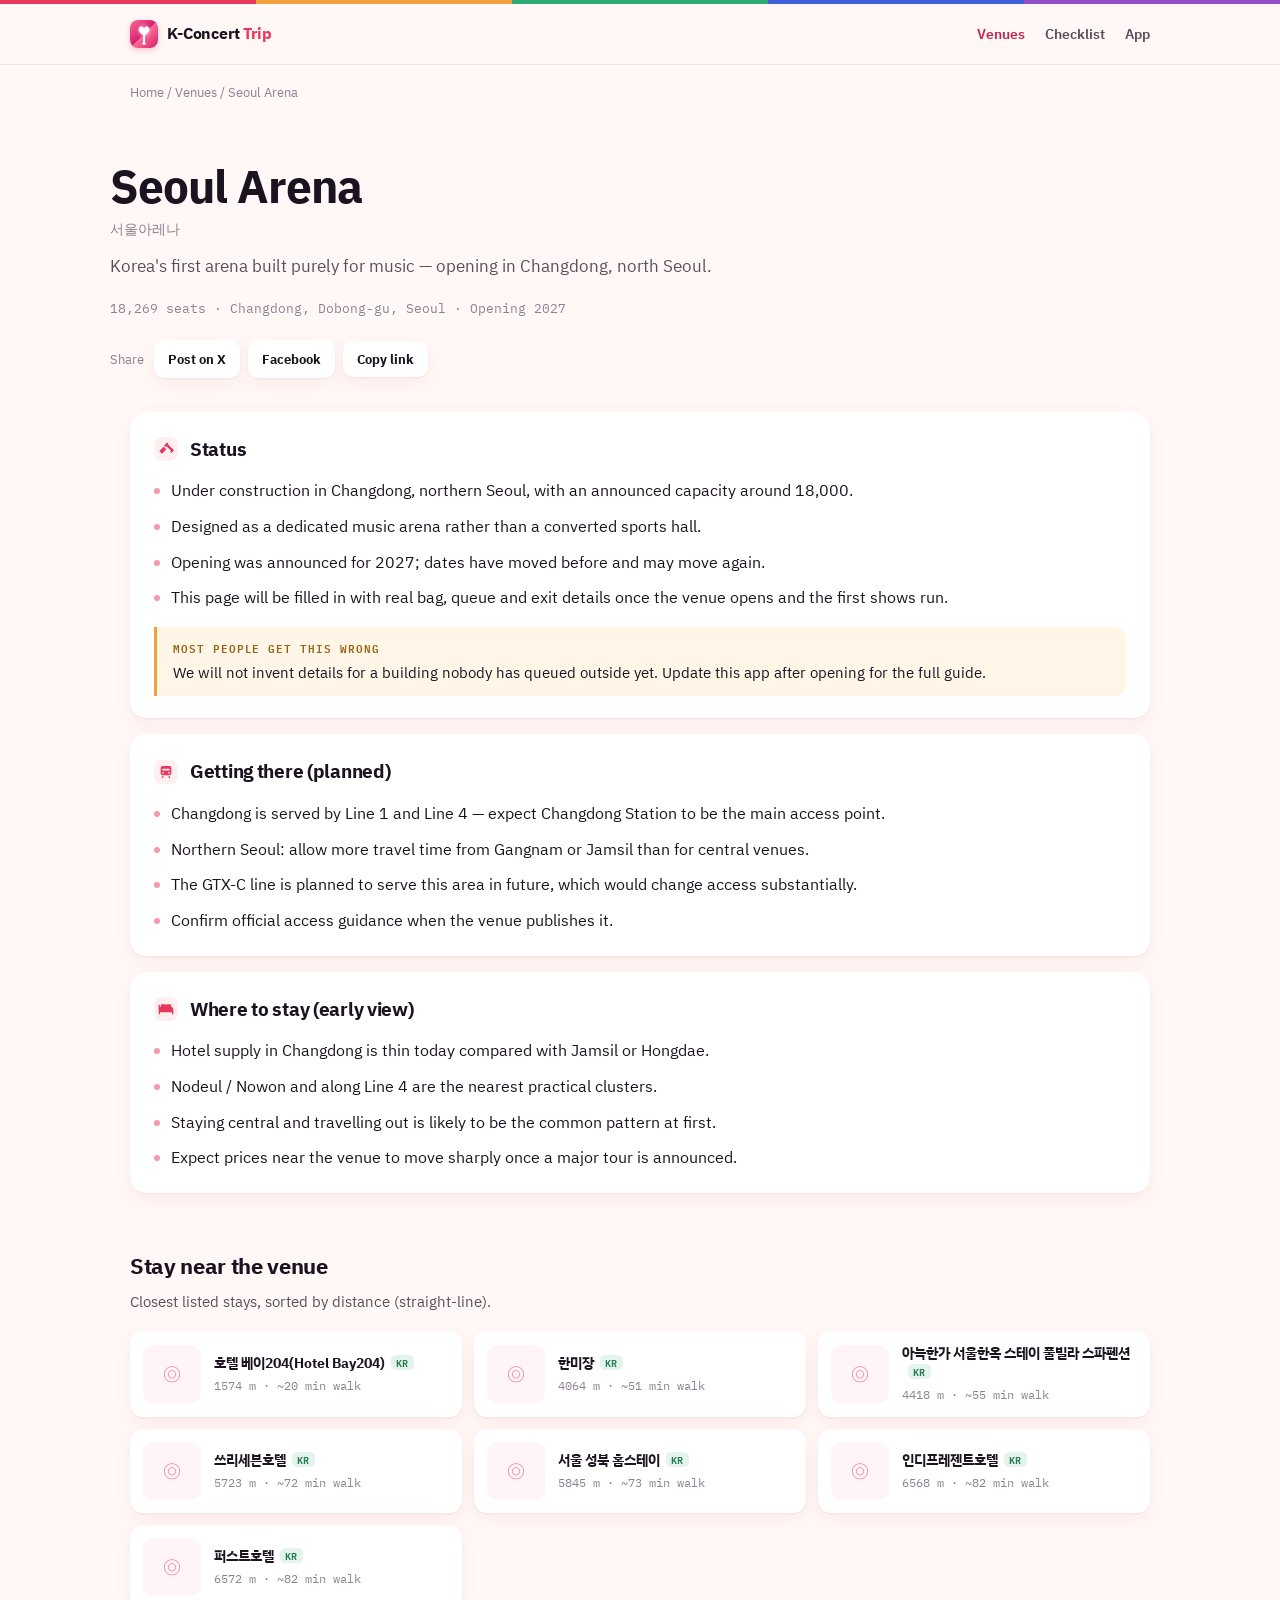
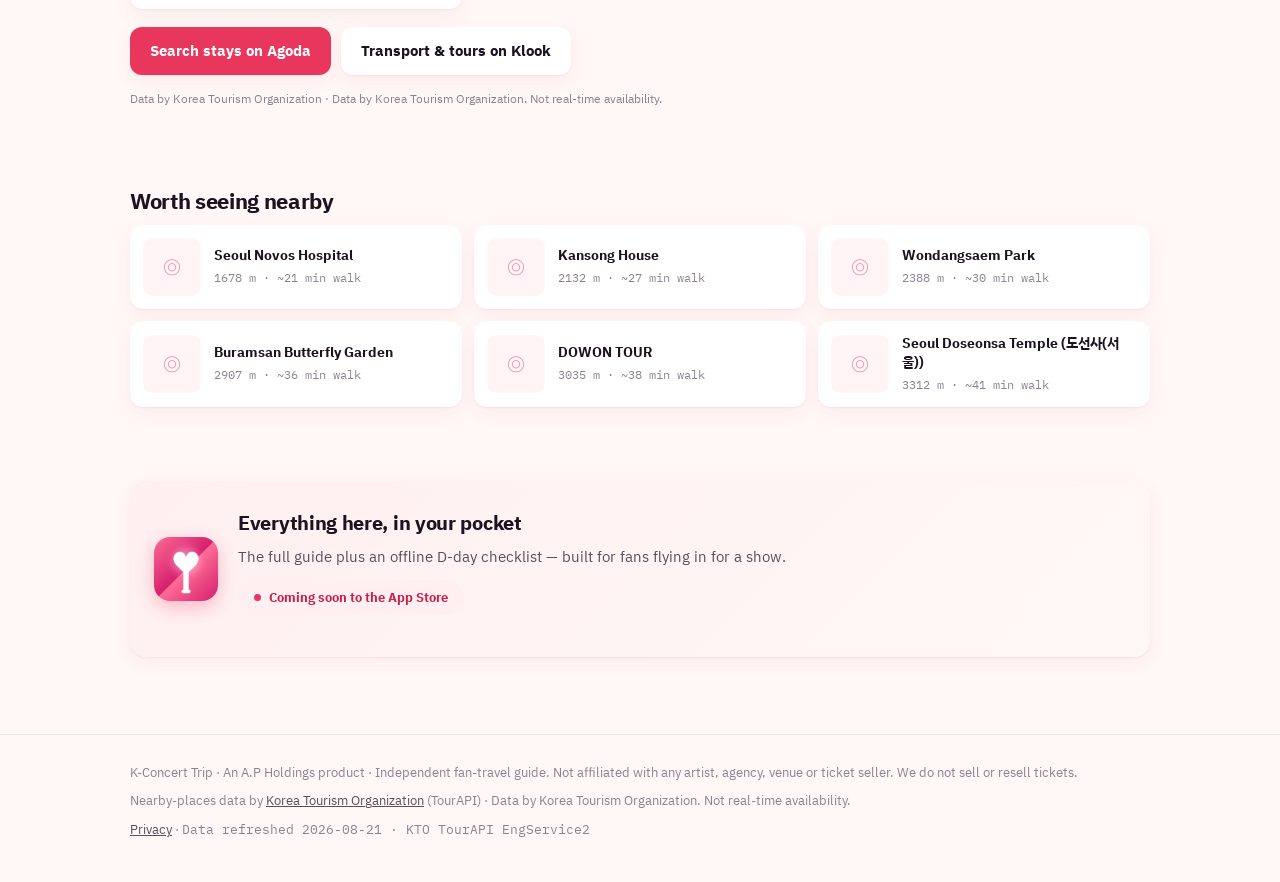
<file: venues/seoul-arena.html>
<!DOCTYPE html>
<html lang="en">
<head>
<meta charset="utf-8">
<meta name="viewport" content="width=device-width, initial-scale=1">
<title>Seoul Arena (opening 2027) — what we know so far | K-Concert Trip</title>
<meta name="description" content="Seoul Arena in Changdong: capacity, access plans and where to stay — the facts as announced, updated as the venue opens.">
<link rel="canonical" href="https://cksals00-ai.github.io/kfan-web/venues/seoul-arena.html">
<meta property="og:title" content="Seoul Arena (opening 2027) — what we know so far | K-Concert Trip">
<meta property="og:description" content="Seoul Arena in Changdong: capacity, access plans and where to stay — the facts as announced, updated as the venue opens.">
<meta property="og:type" content="website">
<meta property="og:url" content="https://cksals00-ai.github.io/kfan-web/venues/seoul-arena.html">
<meta property="og:image" content="https://cksals00-ai.github.io/kfan-web/assets/icons/kfan_icon_512.png">
<meta name="twitter:card" content="summary">
<meta name="theme-color" content="#FFF8F6">
<link rel="icon" type="image/png" sizes="32x32" href="../assets/icons/kfan_icon_32.png">
<link rel="icon" type="image/png" sizes="192x192" href="../assets/icons/kfan_icon_192.png">
<link rel="apple-touch-icon" href="../assets/icons/kfan_icon_180.png">
<link rel="preconnect" href="https://fonts.googleapis.com">
<link rel="preconnect" href="https://fonts.gstatic.com" crossorigin>
<link href="https://fonts.googleapis.com/css2?family=IBM+Plex+Sans+KR:wght@400;500;600;700&family=IBM+Plex+Mono:wght@400;600&display=swap" rel="stylesheet">
<link rel="stylesheet" href="../assets/kfan.css">
<script type="application/ld+json">
{"@context":"https://schema.org","@type":"Place","name":"Seoul Arena",
"alternateName":"\uc11c\uc6b8\uc544\ub808\ub098",
"address":{"@type":"PostalAddress","addressLocality":"Changdong, Dobong-gu, Seoul","addressCountry":"KR"},
"geo":{"@type":"GeoCoordinates","latitude":37.6541,"longitude":127.048},
"maximumAttendeeCapacity":18269}
</script>
</head>
<body data-venue="arena" data-src="../data/kfan_data.json">
<header class="site"><div class="saekdong" aria-hidden="true"><i></i><i></i><i></i><i></i><i></i></div><div class="wrap bar">
  <a class="logo" href="../index.html"><img src="../assets/icons/kfan_icon_192.png" alt="K-Concert Trip" width="28" height="28"><span class="wm">K-Concert <b>Trip</b></span></a>
  <nav class="main">
    <a href="../index.html#venues" class="on">Venues</a>
    <a href="../checklist.html" >Checklist</a>
    <a href="../index.html#app">App</a>
  </nav>
</div></header>
<div class="wrap crumb"><a href="../index.html">Home</a> / Venues / Seoul Arena</div>
<div class="hero wrap">
  <h1>Seoul Arena</h1>
  <p class="krname mono">서울아레나</p>
  <p class="lede">Korea&#x27;s first arena built purely for music — opening in Changdong, north Seoul.</p>
  <p class="cap mono">18,269 seats &middot; Changdong, Dobong-gu, Seoul &middot; Opening 2027</p>
  <div class="share"><span>Share</span>
  <a data-share="x" href="#">Post on X</a>
  <a data-share="fb" href="#">Facebook</a>
  <button data-share="copy" type="button">Copy link</button>
</div>
</div>
<div class="wrap guide">
<section class="gsec" id="status">
  <h2 class="gh"><svg class="sicon" viewBox="0 0 24 24" aria-hidden="true" fill="currentColor"><path d="M14 2 9 7l2 2 1.5-1.5 7 7L18 16l2 2 4-4-8-8L14 2Z"/><path d="M8.5 8.5 2 15l4 4 6.5-6.5-4-4Z"/></svg><span>Status</span></h2>
  <ul class="gbody"><li>Under construction in Changdong, northern Seoul, with an announced capacity around 18,000.</li><li>Designed as a dedicated music arena rather than a converted sports hall.</li><li>Opening was announced for 2027; dates have moved before and may move again.</li><li>This page will be filled in with real bag, queue and exit details once the venue opens and the first shows run.</li></ul>
  <div class="tip"><span class="tiplabel">Most people get this wrong</span>We will not invent details for a building nobody has queued outside yet. Update this app after opening for the full guide.</div>
</section>
<section class="gsec" id="getting-there-planned">
  <h2 class="gh"><svg class="sicon" viewBox="0 0 24 24" aria-hidden="true" fill="currentColor"><path d="M7 3h10a3 3 0 0 1 3 3v8a3 3 0 0 1-3 3H7a3 3 0 0 1-3-3V6a3 3 0 0 1 3-3Zm-.5 4.2v2.6h11V7.2h-11ZM7.5 12a1.3 1.3 0 1 0 0 2.6 1.3 1.3 0 0 0 0-2.6Zm9 0a1.3 1.3 0 1 0 0 2.6 1.3 1.3 0 0 0 0-2.6Z" fill-rule="evenodd"/><path d="m7 18-1.6 3h2l1.3-2.4M17 18l1.6 3h-2l-1.3-2.4"/></svg><span>Getting there (planned)</span></h2>
  <ul class="gbody"><li>Changdong is served by Line 1 and Line 4 — expect Changdong Station to be the main access point.</li><li>Northern Seoul: allow more travel time from Gangnam or Jamsil than for central venues.</li><li>The GTX-C line is planned to serve this area in future, which would change access substantially.</li><li>Confirm official access guidance when the venue publishes it.</li></ul>
  
</section>
<section class="gsec" id="where-to-stay-early-view">
  <h2 class="gh"><svg class="sicon" viewBox="0 0 24 24" aria-hidden="true" fill="currentColor"><path d="M3 10V6H1v14h2v-3h18v3h2v-8a3 3 0 0 0-3-3H3Z"/><path d="M6 5h4a2 2 0 0 1 2 2v2H4V7a2 2 0 0 1 2-2Zm8 0h4a2 2 0 0 1 2 2v2h-8V7a2 2 0 0 1 2-2Z"/></svg><span>Where to stay (early view)</span></h2>
  <ul class="gbody"><li>Hotel supply in Changdong is thin today compared with Jamsil or Hongdae.</li><li>Nodeul / Nowon and along Line 4 are the nearest practical clusters.</li><li>Staying central and travelling out is likely to be the common pattern at first.</li><li>Expect prices near the venue to move sharply once a major tour is announced.</li></ul>
  
</section>
</div>
<section data-needs-data><div class="wrap">
  <h2 class="sec">Stay near the venue</h2>
  <p class="secsub">Closest listed stays, sorted by distance (straight-line).</p>
  <div class="pois" id="stayList"></div>
  <div class="btnrow">
    <a class="btn jade" data-agoda="127.048,37.6541" href="#">Search stays on Agoda</a>
    <a class="btn" data-klook="Seoul Arena" href="#">Transport &amp; tours on Klook</a>
  </div>
  <p class="attribution">Data by Korea Tourism Organization &middot; <span data-disclaimer></span></p>
</div></section>
<section data-needs-data><div class="wrap">
  <h2 class="sec">Worth seeing nearby</h2>
  <div class="pois" id="seeList"></div>
</div></section>
<section data-needs-data style="padding-top:0"><div class="wrap">
  <h2 class="sec">Eat nearby</h2>
  <div class="pois" id="eatList"></div>
</div></section>
<div class="wrap"><div class="datanote" id="dataNote"></div></div>
<section id="app"><div class="wrap"><div class="appcta">
  <img src="../assets/icons/kfan_icon_192.png" alt="" width="64" height="64" class="appicon">
  <div>
    <h2>Everything here, in your pocket</h2>
    <p>The full guide plus an offline D-day checklist &mdash; built for fans flying in for a show.</p>
    <span class="badge-soon"><span class="dot"></span>Coming soon to the App Store</span>
  </div>
</div></div></section>
<footer class="site"><div class="wrap">
  <div>K-Concert Trip &middot; An A.P Holdings product &middot; Independent fan-travel guide.
  Not affiliated with any artist, agency, venue or ticket seller. We do not sell or resell tickets.</div>
  <div style="margin-top:6px">Nearby-places data by <a href="https://knto.or.kr" rel="noopener" target="_blank">Korea Tourism Organization</a> (TourAPI) &middot; <span data-disclaimer></span></div>
  <div style="margin-top:6px"><a href="../privacy.html">Privacy</a> &middot; <span id="dataStamp" class="mono"></span></div>
</div></footer>
<script src="../assets/kfan.js"></script>
</body></html>
</file>
<file: assets/kfan.css>
/* K-Concert Trip — light brand (handover rev.2026-08-21, 밝은 톤 + 색동)
   surfaces  page #FFF8F6 / card #FFFFFF / tinted #FFEFF1
   text      primary #1B1420 / secondary #574F5C / tertiary #8B8291
   accent    #E8365D  · saekdong 적황녹청자
   Cards use soft tinted shadows, not dark borders. */
:root{
  --page:#FFF8F6; --card:#FFFFFF; --tint:#FFEFF1;
  --t1:#1B1420; --t2:#574F5C; --t3:#8B8291;
  --accent:#E8365D; --accent-ink:#C9224A;          /* -ink = text-safe on white */
  --sd-red:#E8365D; --sd-yel:#F2A03D; --sd-grn:#31A973; --sd-blu:#3E5FD9; --sd-pur:#924DC7;
  --line:rgba(27,20,32,.08);
  --sh:0 1px 2px rgba(27,20,32,.05), 0 6px 18px rgba(232,54,93,.07);
  --sh-lift:0 2px 6px rgba(27,20,32,.06), 0 14px 32px rgba(232,54,93,.13);
  --r:16px; --maxw:1060px;
}
*{box-sizing:border-box}
html{scroll-behavior:smooth}
body{margin:0; background:var(--page); color:var(--t1);
  font-family:"IBM Plex Sans KR","IBM Plex Sans",system-ui,sans-serif; line-height:1.6;
  -webkit-font-smoothing:antialiased}
code,.mono{font-family:"IBM Plex Mono",ui-monospace,monospace}
a{color:var(--accent-ink); text-decoration:none}
a:hover{text-decoration:underline}
img{max-width:100%}
.wrap{max-width:var(--maxw); margin:0 auto; padding:0 20px}

/* ── saekdong signature band ── */
.saekdong{height:4px; display:flex; width:100%}
.saekdong i{flex:1}
.saekdong i:nth-child(1){background:var(--sd-red)}
.saekdong i:nth-child(2){background:var(--sd-yel)}
.saekdong i:nth-child(3){background:var(--sd-grn)}
.saekdong i:nth-child(4){background:var(--sd-blu)}
.saekdong i:nth-child(5){background:var(--sd-pur)}

/* ── header ── */
header.site{position:sticky; top:0; z-index:50; background:rgba(255,248,246,.93);
  backdrop-filter:blur(10px); box-shadow:0 1px 0 var(--line)}
header.site .bar{display:flex; align-items:center; justify-content:space-between; height:60px}
.logo{font-weight:700; letter-spacing:-.01em; color:var(--t1); font-size:16px;
  display:inline-flex; align-items:center; gap:9px}
.logo:hover{text-decoration:none}
.logo img{border-radius:8px; display:block; box-shadow:0 2px 6px rgba(232,54,93,.28)}
.logo b{color:var(--accent)}
nav.main{display:flex; gap:20px; font-size:14px}
nav.main a{color:var(--t2); font-weight:600}
nav.main a:hover{color:var(--t1); text-decoration:none}
nav.main a.on{color:var(--accent-ink)}

/* ── hero ── */
.hero{padding:56px 0 34px}
.hero h1{font-size:clamp(30px,5.6vw,46px); line-height:1.16; margin:0 0 14px; letter-spacing:-.022em}
.hero h1 em{color:var(--accent); font-style:normal}
.hero p.lede{color:var(--t2); font-size:16.5px; max-width:660px; margin:0 0 20px}
.badge-soon{display:inline-flex; align-items:center; gap:8px; background:var(--tint);
  color:var(--accent-ink); border-radius:999px; padding:7px 16px; font-size:13px; font-weight:700;
  margin-bottom:16px}
.badge-soon .dot{width:7px; height:7px; border-radius:50%; background:var(--accent); animation:pulse 2s infinite}
@keyframes pulse{0%,100%{opacity:1}50%{opacity:.3}}
.krname{color:var(--t3); font-size:14px; margin:-8px 0 12px}
.cap{color:var(--t3); font-size:13px; font-family:"IBM Plex Mono",monospace}

/* ── cards ── */
.grid{display:grid; gap:16px}
.grid.v3{grid-template-columns:repeat(auto-fill,minmax(240px,1fr))}
.card{background:var(--card); border-radius:var(--r); padding:20px; box-shadow:var(--sh)}
.card h3{margin:0 0 5px; font-size:17px; letter-spacing:-.01em}
.card .sub{color:var(--t2); font-size:14px}
a.card{display:block; color:var(--t1); transition:transform .16s, box-shadow .16s}
a.card:hover{text-decoration:none; transform:translateY(-3px); box-shadow:var(--sh-lift)}
.vcard{position:relative; overflow:hidden; padding-top:22px}
.vcard::before{content:""; position:absolute; inset:0 0 auto 0; height:4px;
  background:linear-gradient(90deg,var(--sd-red) 0 20%,var(--sd-yel) 20% 40%,var(--sd-grn) 40% 60%,var(--sd-blu) 60% 80%,var(--sd-pur) 80% 100%)}
.vcard .sub{margin-bottom:9px; min-height:44px}

section{padding:32px 0}
h2.sec{font-size:22px; margin:0 0 6px; letter-spacing:-.015em}
p.secsub{color:var(--t2); font-size:14.5px; margin:0 0 18px}

/* ── guide sections ── */
.guide{padding-bottom:8px}
.gsec{background:var(--card); border-radius:var(--r); padding:22px 24px; margin-bottom:16px;
  box-shadow:var(--sh)}
.gh{display:flex; align-items:center; gap:12px; margin:0 0 14px; font-size:19px; letter-spacing:-.015em}
.sicon{width:24px; height:24px; flex:none; color:var(--accent);
  background:var(--tint); border-radius:8px; padding:4px}
.gbody{margin:0; padding:0; list-style:none; display:grid; gap:10px}
.gbody li{position:relative; padding-left:17px; color:var(--t1); font-size:15.5px; line-height:1.66}
.gbody li::before{content:""; position:absolute; left:0; top:10px; width:6px; height:6px;
  border-radius:50%; background:var(--accent); opacity:.5}
.tip{margin-top:16px; background:#FFF6E8; border-left:3px solid var(--sd-yel);
  border-radius:0 11px 11px 0; padding:12px 16px; font-size:14.5px; line-height:1.62; color:var(--t1)}
.tiplabel{display:block; font-family:"IBM Plex Mono",monospace; font-size:10.5px; font-weight:600;
  letter-spacing:.09em; text-transform:uppercase; color:#9A6412; margin-bottom:5px}

/* ── checklist ── */
.clist{margin:0; padding:0; list-style:none; counter-reset:ci; display:grid; gap:15px}
.clist li{counter-increment:ci; position:relative; padding-left:36px}
.clist li::before{content:counter(ci); position:absolute; left:0; top:1px; width:24px; height:24px;
  border-radius:8px; background:var(--tint); color:var(--accent-ink);
  font-family:"IBM Plex Mono",monospace; font-size:12px; font-weight:600;
  display:flex; align-items:center; justify-content:center}
.clist li b{display:block; font-size:16px; margin-bottom:3px}
.clist li span{color:var(--t2); font-size:14.5px; line-height:1.62}

/* ── POI data lists ── */
.pois{display:grid; gap:12px; grid-template-columns:repeat(auto-fill,minmax(255px,1fr))}
.poi{display:flex; gap:13px; background:var(--card); border-radius:13px; padding:13px;
  align-items:center; box-shadow:var(--sh)}
.poi img{width:58px; height:58px; border-radius:10px; object-fit:cover; flex:none; background:var(--tint)}
.poi .noimg{width:58px; height:58px; border-radius:10px; flex:none; background:var(--tint);
  display:flex; align-items:center; justify-content:center; color:var(--accent); font-size:20px; opacity:.6}
.poi .t{font-size:14px; font-weight:700; line-height:1.35}
.poi .d{color:var(--t3); font-size:12px; margin-top:3px; font-family:"IBM Plex Mono",monospace}
.krchip{display:inline-block; margin-left:6px; vertical-align:1px; font-family:"IBM Plex Mono",monospace;
  font-size:9.5px; font-weight:600; color:#1F7A52; background:rgba(49,169,115,.13);
  border-radius:5px; padding:1px 5px; letter-spacing:.05em}
.attribution{color:var(--t3); font-size:12px; margin-top:14px; line-height:1.6}

/* ── buttons ── */
.btnrow{display:flex; gap:10px; flex-wrap:wrap; margin-top:18px}
.btn{display:inline-flex; align-items:center; gap:8px; border-radius:12px; padding:12px 20px;
  font-size:14.5px; font-weight:700; color:var(--t1); background:var(--card);
  box-shadow:var(--sh); cursor:pointer; border:0; font-family:inherit}
.btn:hover{text-decoration:none; box-shadow:var(--sh-lift)}
.btn.jade{background:var(--accent); color:#fff}
.btn.jade:hover{filter:brightness(1.06)}

/* ── share ── */
.share{display:flex; gap:8px; align-items:center; flex-wrap:wrap; margin-top:20px}
.share span{color:var(--t3); font-size:12.5px; margin-right:2px}
.share button,.share a{background:var(--card); color:var(--t1); box-shadow:var(--sh);
  border:0; border-radius:10px; padding:9px 14px; font-size:12.5px; cursor:pointer;
  font-family:inherit; font-weight:700}
.share button:hover,.share a:hover{text-decoration:none; box-shadow:var(--sh-lift)}

/* ── app cta ── */
.appcta{background:linear-gradient(135deg,#FFEFF1,#FFF8F6); border-radius:var(--r);
  padding:26px 24px; margin:10px 0; display:flex; gap:20px; align-items:center; box-shadow:var(--sh)}
.appcta h2{margin:0 0 6px; font-size:20px; letter-spacing:-.015em}
.appcta p{color:var(--t2); font-size:14.5px; margin:0 0 12px}
.appicon{border-radius:16px; flex:none; box-shadow:0 6px 18px rgba(232,54,93,.3)}
@media (max-width:560px){ .appcta{flex-direction:column; align-items:flex-start; gap:14px} }

footer.site{margin-top:36px; padding:26px 0 42px; color:var(--t3); font-size:12.5px;
  line-height:1.8; box-shadow:0 -1px 0 var(--line)}
footer.site a{color:var(--t2); text-decoration:underline}

.crumb{color:var(--t3); font-size:13px; padding-top:18px}
.crumb a{color:var(--t3)}
.datanote{display:none; color:var(--t2); font-size:13.5px; background:var(--card);
  border-radius:12px; padding:13px 15px; box-shadow:var(--sh)}

@media (max-width:640px){
  nav.main{gap:15px; font-size:13px}
  .hero{padding:38px 0 26px}
  .pois{grid-template-columns:1fr}
  .gsec{padding:20px 18px}
}
/* very narrow: mark only, so the wordmark can't crowd the nav */
@media (max-width:430px){
  .logo span.wm{display:none}
  .logo{gap:0}
}
</file>
